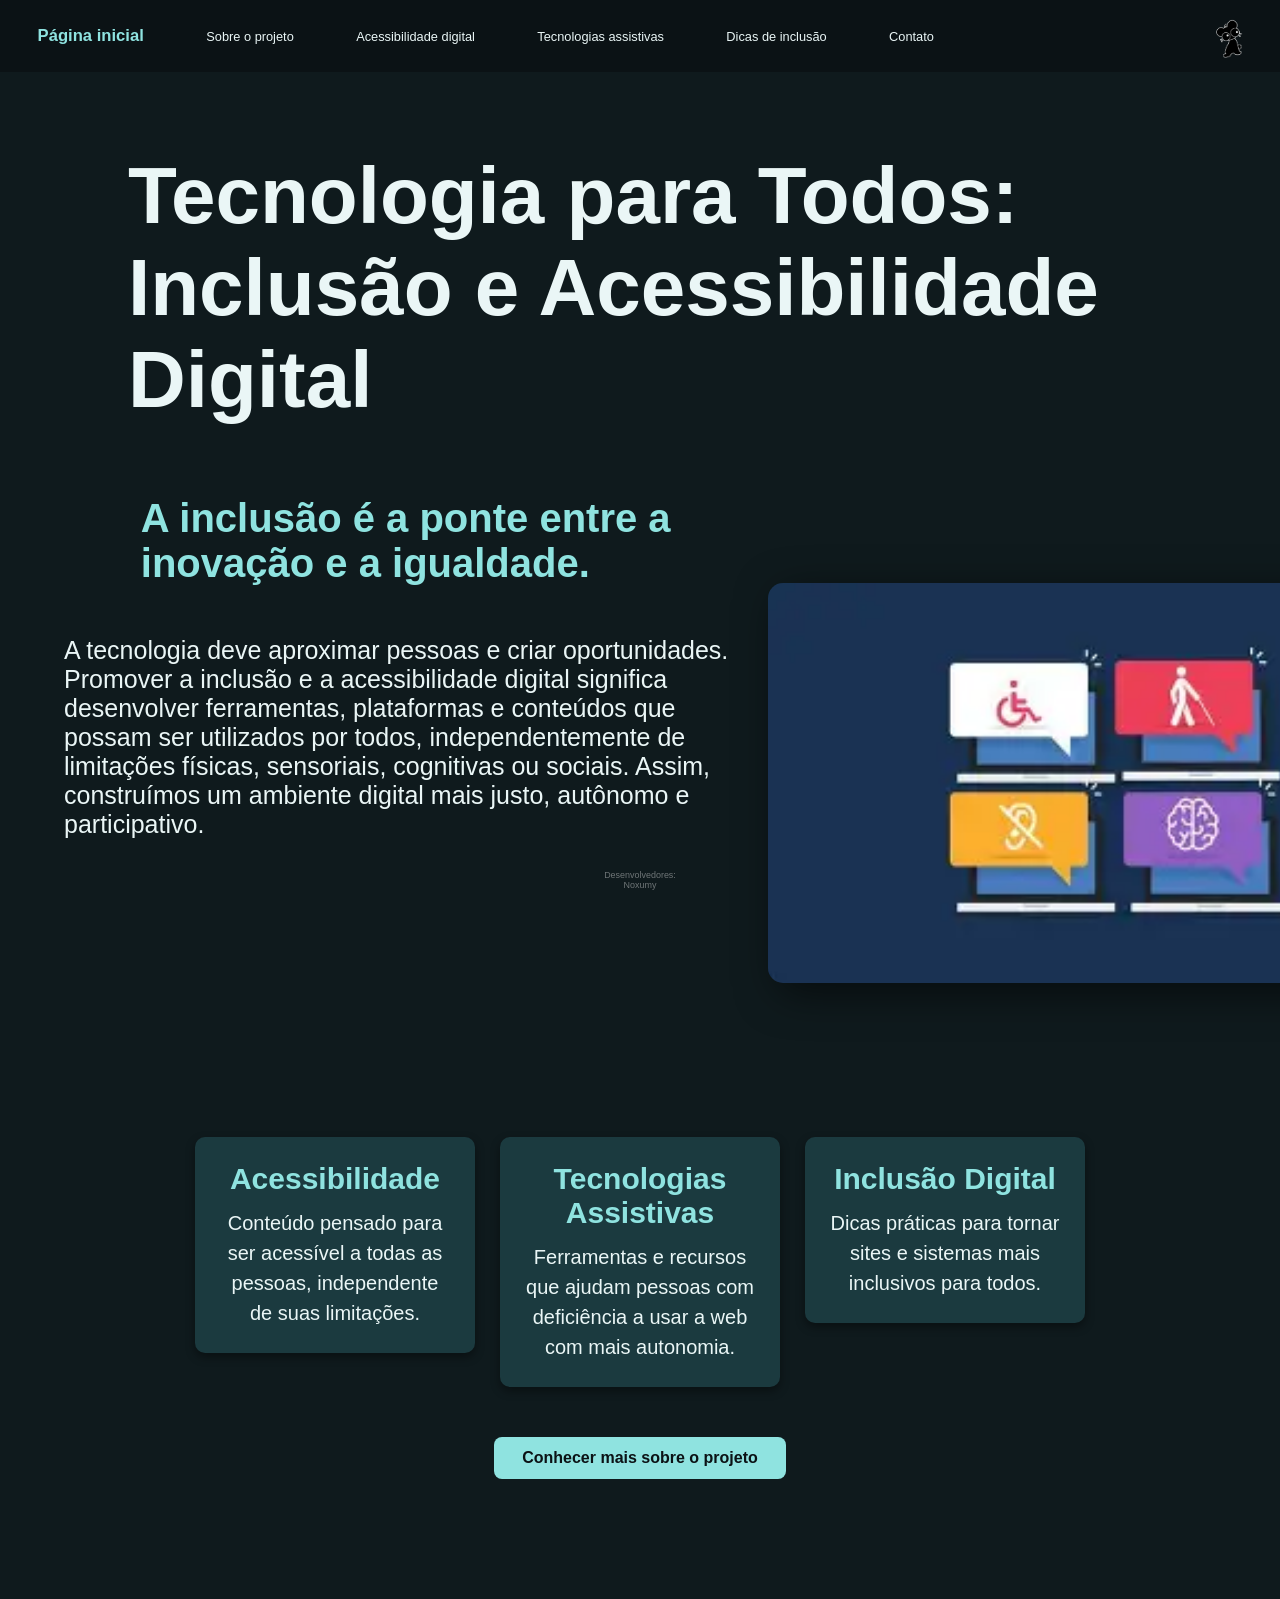
<file: Projeto Lantarn/1-inicio/index.html>
<!DOCTYPE html>
<html lang="pt-br">
<head>
    <meta charset="UTF-8">
    <meta name="viewport" content="width=device-width, initial-scale=1.0">
    <title>Início</title>
    <link rel="stylesheet" href="index.css">
</head>
<body>

    <!-- navbar/logo -->
<nav class="charlie">

    <a href="../1-inicio/index.html"><strong>Página inicial</strong></a>
    <a href="../2-sobre/sobre.html">Sobre o projeto</a>
    <a href="../3-acessibilidade-D/acessibilidade.html">Acessibilidade digital</a>
    <a href="../4-Tecnologias-ass/tecnologia.html">Tecnologias assistivas</a>
    <a href="../5-dicas-inc/dickas.html">Dicas de inclusão</a>
    <a href="../6-contato/contato.html">Contato</a>
    
<!-- audio na img -->
    <img id="minhaImagem" src="../0-icones/Lantern-mouse.webp" alt="logo">
    <!-- elemento de áudio invisível, usado para tocar o som -->
  <audio id="player"></audio>

  <script>
    const imagem = document.getElementById('minhaImagem');
    const player = document.getElementById('player');

    // lista com os caminhos dos seus arquivos de áudio
    const audios = [
      '../0audio/slug-pup-meow.mp3',
      '../0audio/survivor-meow.mp3',
      '../0audio/groudmand-meow.mp3'
    ];

    imagem.addEventListener('click', function () {
      // escolhe um índice aleatório da lista
      const indiceAleatorio = Math.floor(Math.random() * audios.length);
      
      player.src = audios[indiceAleatorio];
      player.play();
    });
  </script>

</nav>



<!-- texto/titulo/subtitulo/imagem-->
<div class="texto">

    <h1>Tecnologia para Todos: Inclusão e Acessibilidade Digital</h1>
        <h2>A inclusão é a ponte entre a inovação e a igualdade.</h2>
        <p>A tecnologia deve aproximar pessoas e criar oportunidades. Promover a inclusão e a acessibilidade digital significa desenvolver ferramentas, plataformas e conteúdos que possam ser utilizados por todos, independentemente de limitações físicas, sensoriais, cognitivas ou sociais. Assim, construímos um ambiente digital mais justo, autônomo e participativo.</p>
        <img src="OIP.webp" alt="">

</div>



<!-- cards/botão -->
<section class="destaques">

    <a href="../3-acessibilidade-D/acessibilidade.html" class="lnk">
    <div class="card">
        <h3>Acessibilidade</h3>
        <p>Conteúdo pensado para ser acessível a todas as pessoas, independente de suas limitações.</p>
    </div>
    </a>


    <a href="../4-Tecnologias-ass/tecnologia.html" class="lnk">
    <div class="card">
        <h3>Tecnologias Assistivas</h3>
        <p>Ferramentas e recursos que ajudam pessoas com deficiência a usar a web com mais autonomia.</p>
    </div>
    </a>

    <a href="../5-dicas-inc/dickas.html" class="lnk">
    <div class="card">
        <h3>Inclusão Digital</h3>
        <p>Dicas práticas para tornar sites e sistemas mais inclusivos para todos.</p>
    </div>
    </a>

</section>

<a href="../2-sobre/sobre.html" class="btn-saiba-mais">Conhecer mais sobre o projeto</a>


<!-- rodapé?? em desenvolvimento -->
<footer>
    <p>Desenvolvedores: <br><a href="#">Noxumy</a></p>
</footer>

<!-- Vlibras -->

    <div vw class="enabled">
        <div vw-access-button class="active"></div>
        <div vw-plugin-wrapper>
            <div class="vw-plugin-top-wrapper"></div>
    </div>
    </div>

    <script src="https://vlibras.gov.br/app/vlibras-plugin.js"></script>
    <script>new window.VLibras.Widget(); </script>


</body>
</html>
</file>
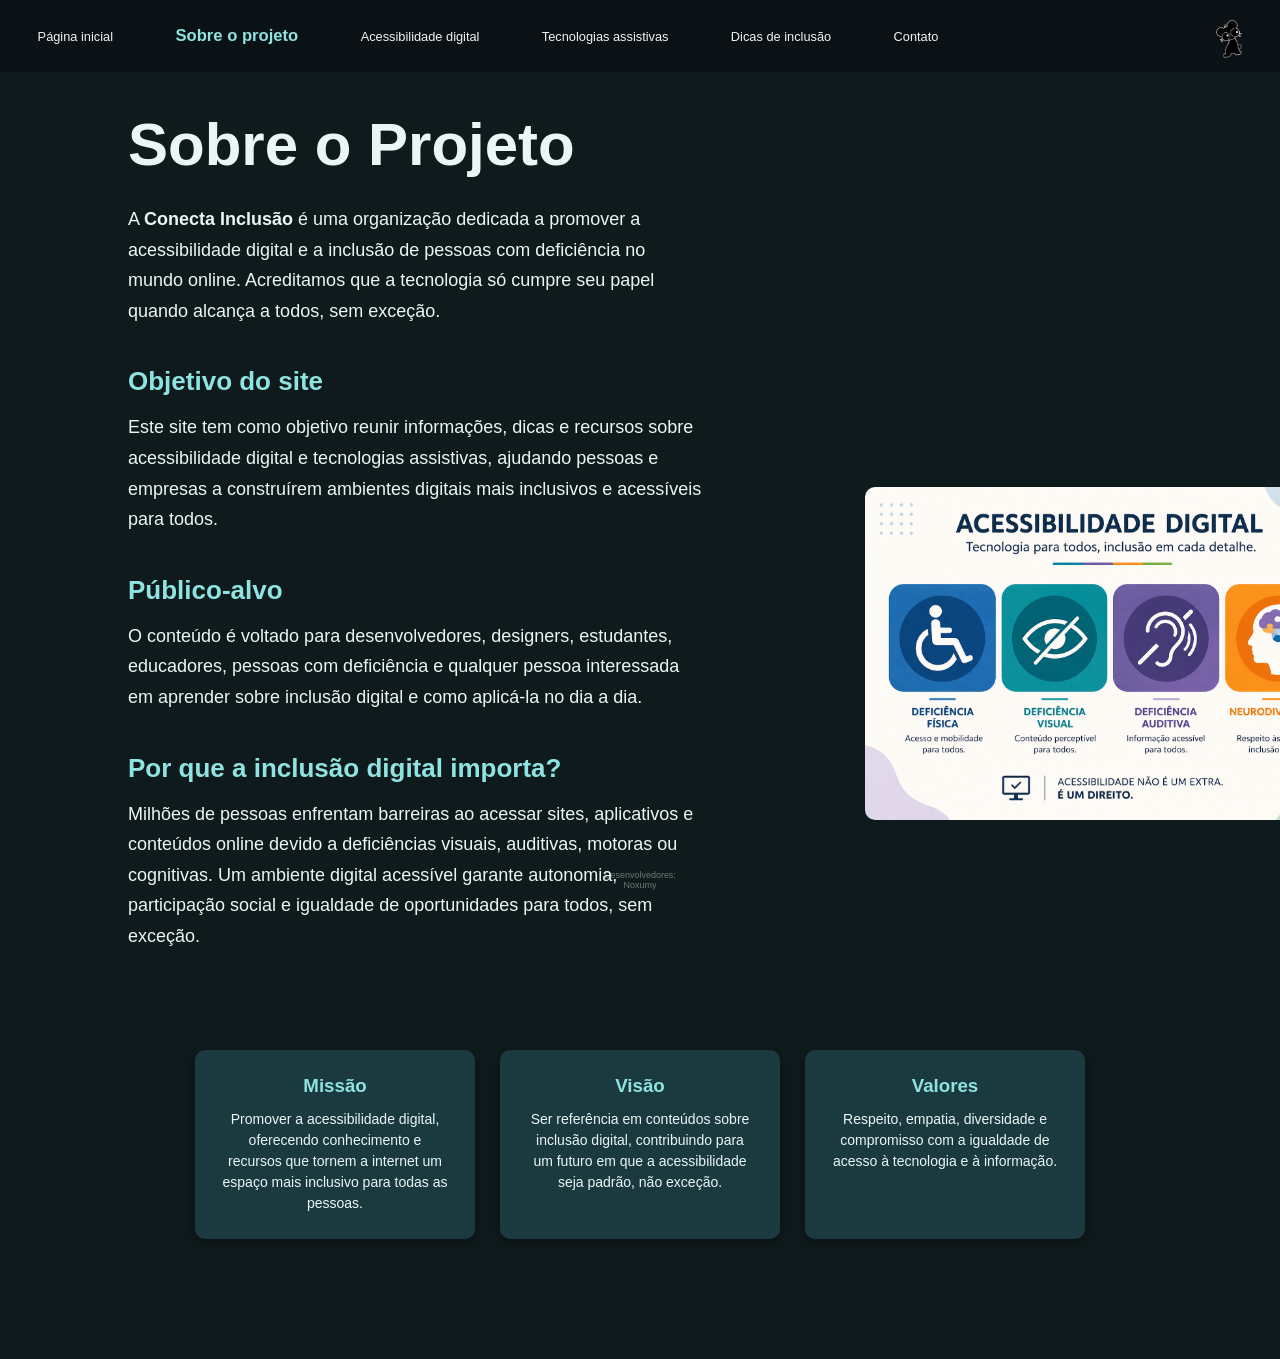
<file: Projeto Lantarn/2-sobre/sobre.html>
<!DOCTYPE html>
<html lang="pt-br">
<head>
    <meta charset="UTF-8">
    <meta name="viewport" content="width=device-width, initial-scale=1.0">
    <title>sobre</title>
    <link rel="stylesheet" href="sobre.css">
</head>
<body>


<!-- navbar/logo -->
<nav class="charlie">

    <a href="../1-inicio/index.html">Página inicial</a>
    <a href="../2-sobre/sobre.html"><strong> Sobre o projeto</strong></a>
    <a href="../3-acessibilidade-D/acessibilidade.html">Acessibilidade digital</a>
    <a href="../4-Tecnologias-ass/tecnologia.html">Tecnologias assistivas</a>
    <a href="../5-dicas-inc/dickas.html">Dicas de inclusão</a>
    <a href="../6-contato/contato.html">Contato</a>
    

<!-- audio na img -->
    <img id="minhaImagem" src="../0-icones/Lantern-mouse.webp" alt="logo">
    <!-- elemento de áudio invisível, usado para tocar o som -->
  <audio id="player"></audio>

  <script>
    const imagem = document.getElementById('minhaImagem');
    const player = document.getElementById('player');

    // lista com os caminhos dos seus arquivos de áudio
    const audios = [
      '../0audio/slug-pup-meow.mp3',
      '../0audio/survivor-meow.mp3',
      '../0audio/groudmand-meow.mp3'
    ];

    imagem.addEventListener('click', function () {
      // escolhe um índice aleatório da lista
      const indiceAleatorio = Math.floor(Math.random() * audios.length);
      
      player.src = audios[indiceAleatorio];
      player.play();
    });
  </script>

</nav>



<!-- textos/titulo/imagem-->
<div class="texto">
 
    <h1>Sobre o Projeto</h1>
 
    <p>A <strong>Conecta Inclusão</strong> é uma organização dedicada a promover a acessibilidade digital e a inclusão de pessoas com deficiência no mundo online. Acreditamos que a tecnologia só cumpre seu papel quando alcança a todos, sem exceção.</p>
 
    <h2>Objetivo do site</h2>
    <p>Este site tem como objetivo reunir informações, dicas e recursos sobre acessibilidade digital e tecnologias assistivas, ajudando pessoas e empresas a construírem ambientes digitais mais inclusivos e acessíveis para todos.</p>
 
    <h2>Público-alvo</h2>
    <p>O conteúdo é voltado para desenvolvedores, designers, estudantes, educadores, pessoas com deficiência e qualquer pessoa interessada em aprender sobre inclusão digital e como aplicá-la no dia a dia.</p>
 
    <h2>Por que a inclusão digital importa?</h2>
    <p>Milhões de pessoas enfrentam barreiras ao acessar sites, aplicativos e conteúdos online devido a deficiências visuais, auditivas, motoras ou cognitivas. Um ambiente digital acessível garante autonomia, participação social e igualdade de oportunidades para todos, sem exceção.</p>
 
    <img src="ChatGPT Image 4 de ago. de 2026, 21_01_14.png" alt="Ícones representando acessibilidade: cadeira de rodas, deficiência visual, deficiência auditiva e neurodiversidade">
 
</div>
 
 

<!-- cards -->
<section class="destaques">
 
    <div class="card">
        <h3>Missão</h3>
        <p>Promover a acessibilidade digital, oferecendo conhecimento e recursos que tornem a internet um espaço mais inclusivo para todas as pessoas.</p>
    </div>
 
    <div class="card">
        <h3>Visão</h3>
        <p>Ser referência em conteúdos sobre inclusão digital, contribuindo para um futuro em que a acessibilidade seja padrão, não exceção.</p>
    </div>
 
    <div class="card">
        <h3>Valores</h3>
        <p>Respeito, empatia, diversidade e compromisso com a igualdade de acesso à tecnologia e à informação.</p>
    </div>
 
</section>
 
<!-- rodapé?? em desenvolvimento -->
<footer>
    <p>Desenvolvedores: <br><a href="#">Noxumy</a></p>
</footer>

<!-- Vlibras -->

   <div vw class="enabled">
        <div vw-access-button class="active"></div>
        <div vw-plugin-wrapper>
            <div class="vw-plugin-top-wrapper"></div>
    </div>
    </div>

    <script src="https://vlibras.gov.br/app/vlibras-plugin.js"></script>
    <script>new window.VLibras.Widget(); </script>

</body>
</html>
</file>
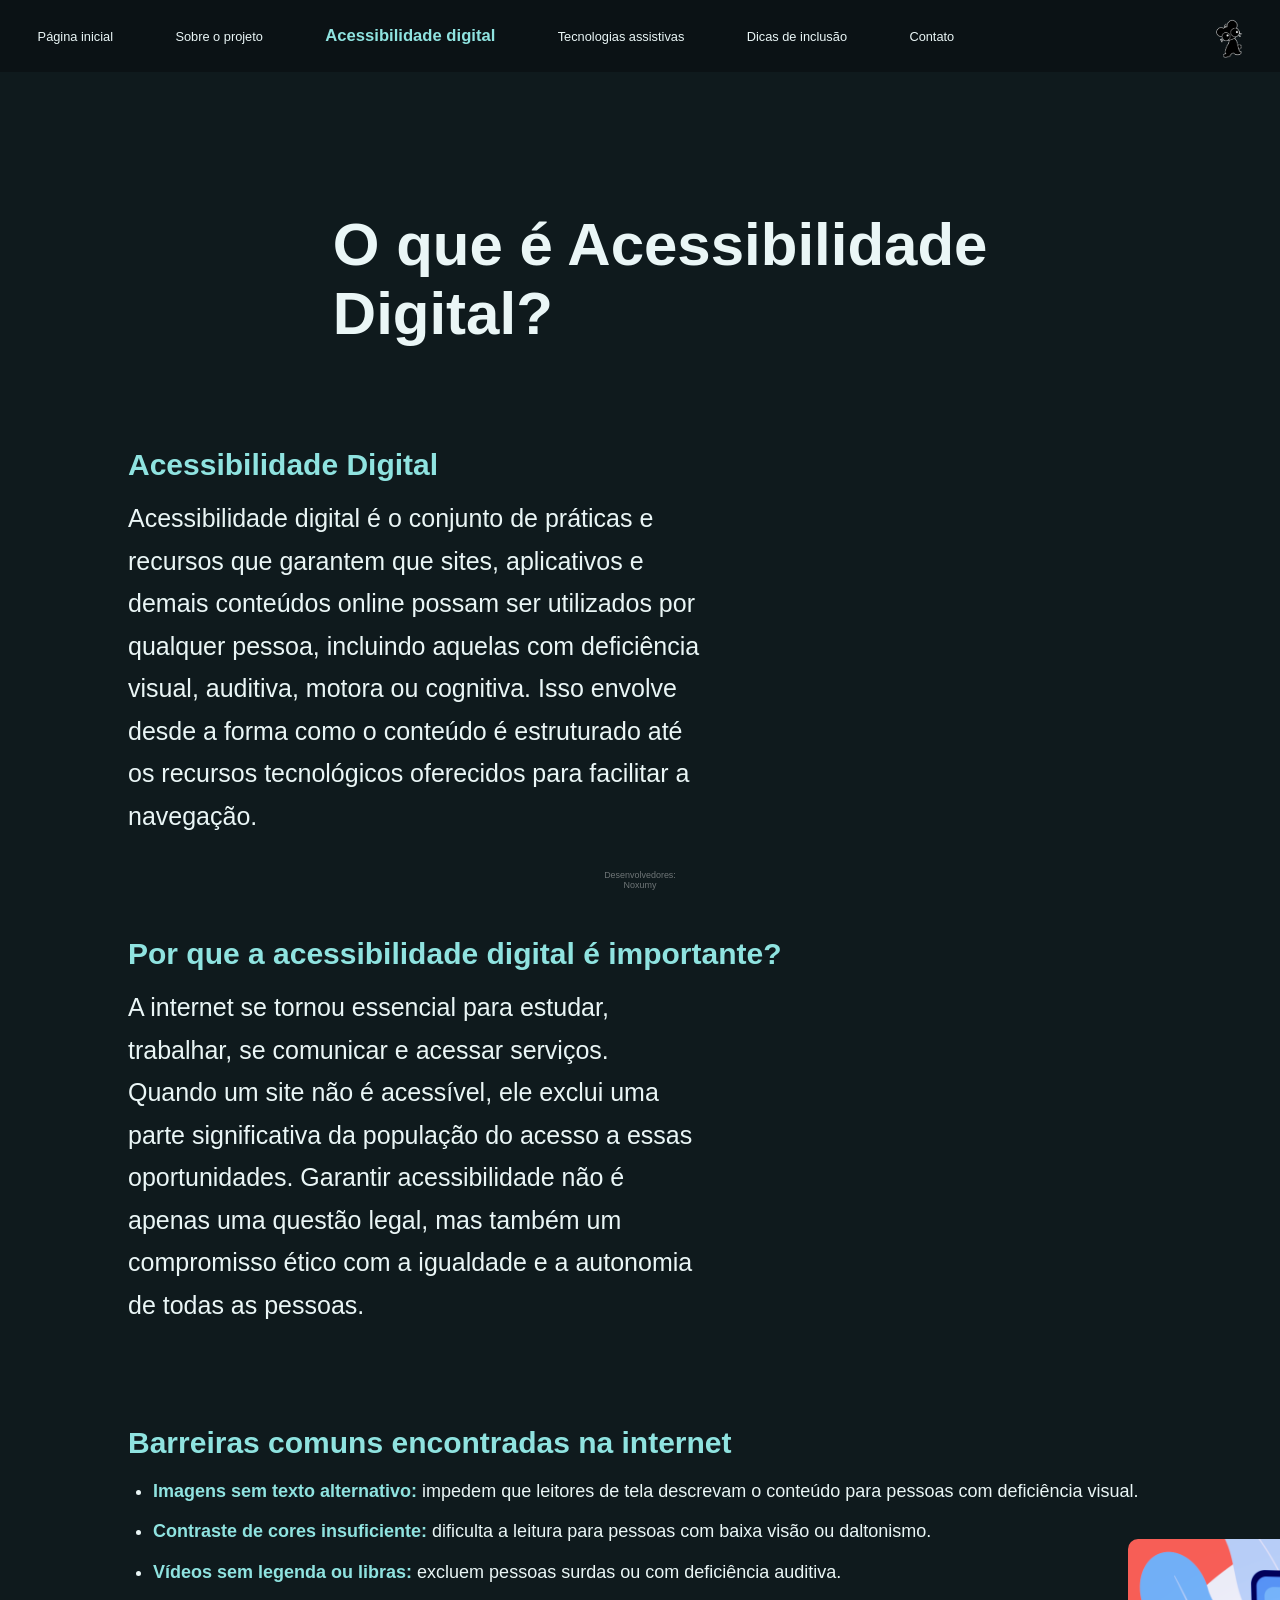
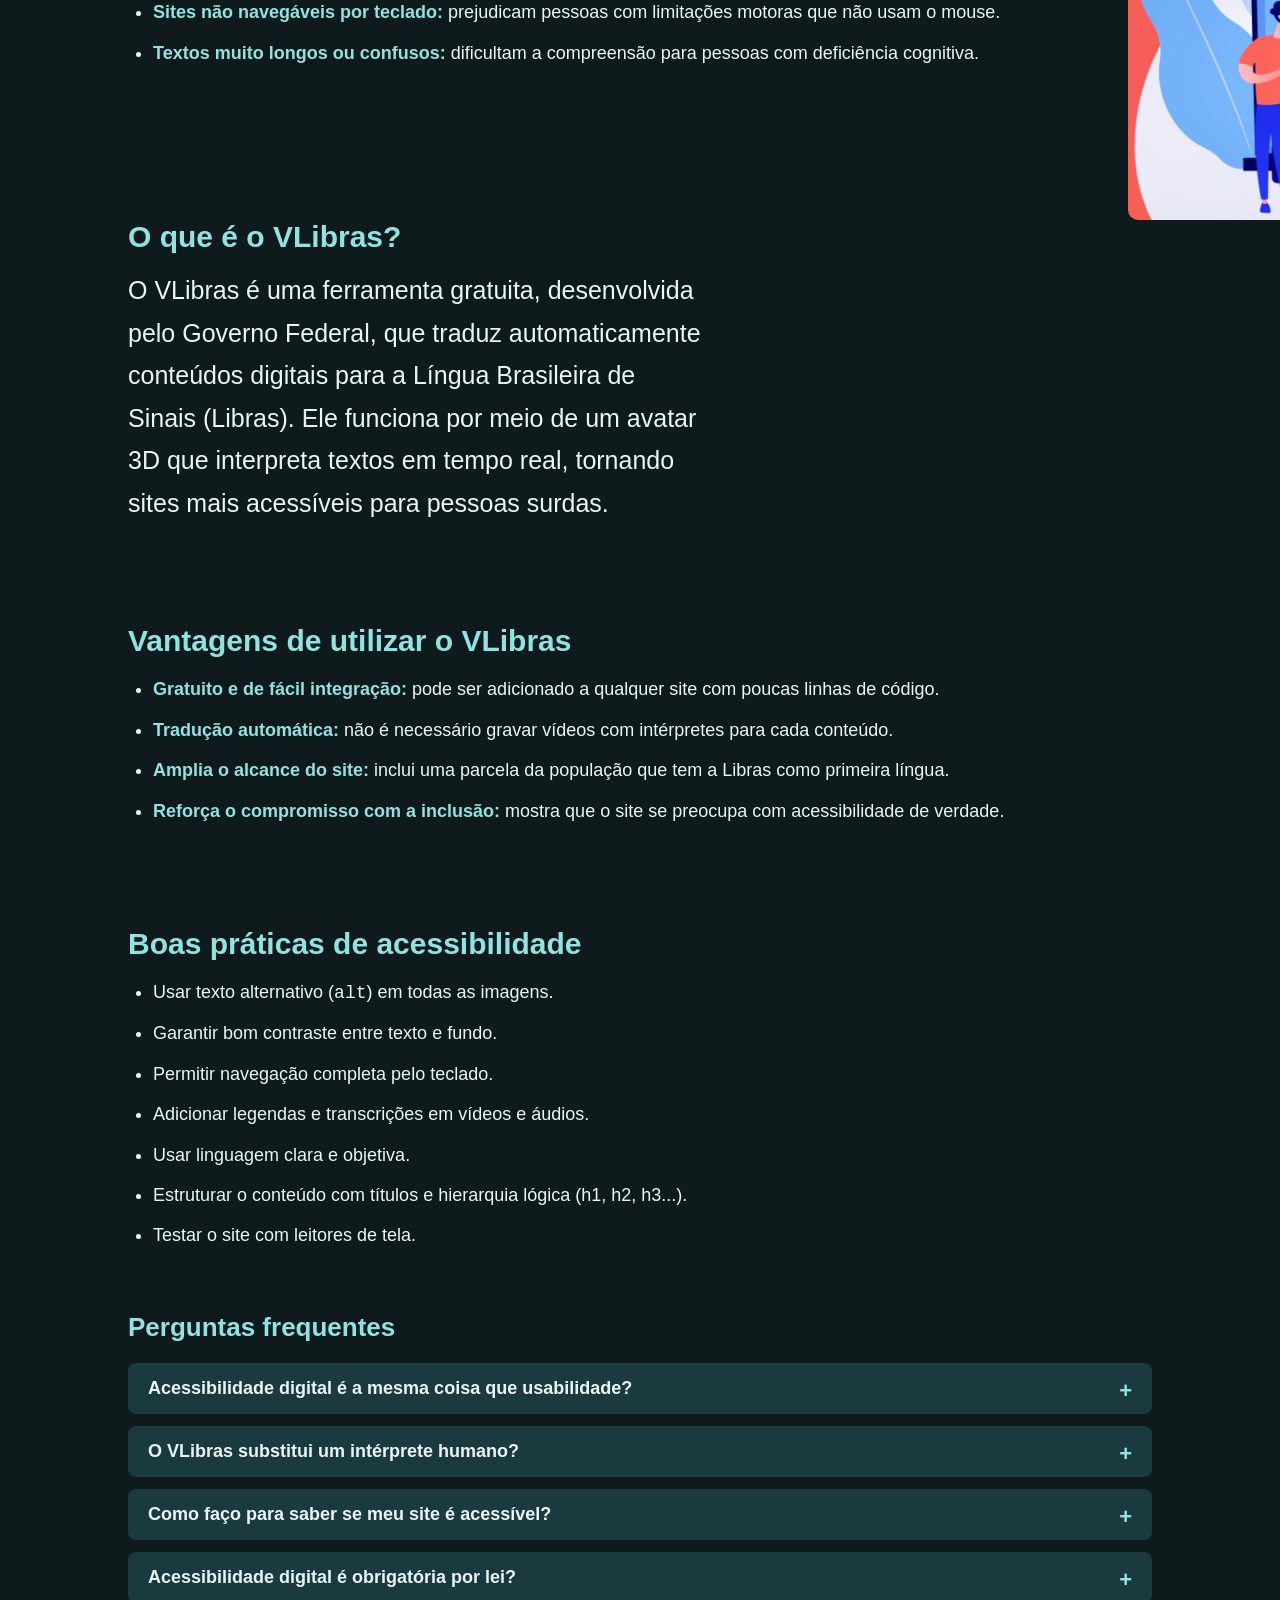
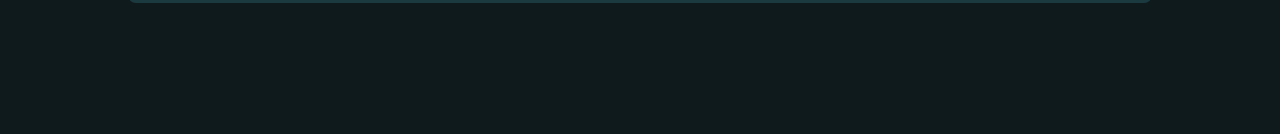
<file: Projeto Lantarn/3-acessibilidade-D/acessibilidade.html>
<!DOCTYPE html>
<html lang="pt-br">
<head>
    <meta charset="UTF-8">
    <meta name="viewport" content="width=device-width, initial-scale=1.0">
    <title>acessibilidade digital</title>
    <link rel="stylesheet" href="acessibilidade.css">
</head>
<body>


<!-- navbar/logo -->
    <nav class="charlie">

    <a href="../1-inicio/index.html">Página inicial</a>
    <a href="../2-sobre/sobre.html"> Sobre o projeto</a>
    <a href="../3-acessibilidade-D/acessibilidade.html"><strong>Acessibilidade digital</strong></a>
    <a href="../4-Tecnologias-ass/tecnologia.html">Tecnologias assistivas</a>
    <a href="../5-dicas-inc/dickas.html">Dicas de inclusão</a>
    <a href="../6-contato/contato.html">Contato</a>
    

<!-- audio na img -->
     <img id="minhaImagem" src="../0-icones/Lantern-mouse.webp" alt="logo">
    <!-- elemento de áudio invisível, usado para tocar o som -->
  <audio id="player"></audio>

  <script>
    const imagem = document.getElementById('minhaImagem');
    const player = document.getElementById('player');

    // lista com os caminhos dos seus arquivos de áudio
    const audios = [
        '../0audio/slug-pup-meow.mp3',
        '../0audio/survivor-meow.mp3',
        '../0audio/groudmand-meow.mp3'
    ];

    imagem.addEventListener('click', function () {
      // escolhe um índice aleatório da lista
      const indiceAleatorio = Math.floor(Math.random() * audios.length);
      
      player.src = audios[indiceAleatorio];
      player.play();
    });
  </script>

</nav>


<!-- texto/titulo -->
<div class="texto">

    <h1>O que é <strong>Acessibilidade Digital</strong>?</h1>
    
    <h2>Acessibilidade Digital</h2>
    <p>Acessibilidade digital é o conjunto de práticas e recursos que garantem que sites, aplicativos e demais conteúdos online possam ser utilizados por qualquer pessoa, incluindo aquelas com deficiência visual, auditiva, motora ou cognitiva. Isso envolve desde a forma como o conteúdo é estruturado até os recursos tecnológicos oferecidos para facilitar a navegação.</p>
 
    <!-- Importância da acessibilidade digital -->
    <h2>Por que a acessibilidade digital é importante?</h2>
    <p>A internet se tornou essencial para estudar, trabalhar, se comunicar e acessar serviços. Quando um site não é acessível, ele exclui uma parte significativa da população do acesso a essas oportunidades. Garantir acessibilidade não é apenas uma questão legal, mas também um compromisso ético com a igualdade e a autonomia de todas as pessoas.</p>
 
 
    <!-- Lista de barreiras encontradas na internet -->
    <h2>Barreiras comuns encontradas na internet</h2>
    <ul>
        <li><strong>Imagens sem texto alternativo:</strong> impedem que leitores de tela descrevam o conteúdo para pessoas com deficiência visual.</li>
        <li><strong>Contraste de cores insuficiente:</strong> dificulta a leitura para pessoas com baixa visão ou daltonismo.</li>
        <li><strong>Vídeos sem legenda ou libras:</strong> excluem pessoas surdas ou com deficiência auditiva.</li>
        <li><strong>Sites não navegáveis por teclado:</strong> prejudicam pessoas com limitações motoras que não usam o mouse.</li>
        <li><strong>Textos muito longos ou confusos:</strong> dificultam a compreensão para pessoas com deficiência cognitiva.</li>
    </ul>
 
        <!-- Imagem obrigatória relacionada à inclusão/diversidade -->
    <img src="img-acessi.png" alt="Ícones representando acessibilidade: cadeira de rodas, deficiência visual, deficiência auditiva e neurodiversidade">

    <!-- Explicação sobre o VLibras -->
    <h2>O que é o VLibras?</h2>
    <p>O VLibras é uma ferramenta gratuita, desenvolvida pelo Governo Federal, que traduz automaticamente conteúdos digitais para a Língua Brasileira de Sinais (Libras). Ele funciona por meio de um avatar 3D que interpreta textos em tempo real, tornando sites mais acessíveis para pessoas surdas.</p>
 
    <!-- Vantagens do VLibras -->
    <h2>Vantagens de utilizar o VLibras</h2>
    <ul>
        <li><strong>Gratuito e de fácil integração:</strong> pode ser adicionado a qualquer site com poucas linhas de código.</li>
        <li><strong>Tradução automática:</strong> não é necessário gravar vídeos com intérpretes para cada conteúdo.</li>
        <li><strong>Amplia o alcance do site:</strong> inclui uma parcela da população que tem a Libras como primeira língua.</li>
        <li><strong>Reforça o compromisso com a inclusão:</strong> mostra que o site se preocupa com acessibilidade de verdade.</li>
    </ul>
 
    <!-- Lista de boas práticas -->
    <h2>Boas práticas de acessibilidade</h2>
    <ul>
        <li>Usar texto alternativo (<code>alt</code>) em todas as imagens.</li>
        <li>Garantir bom contraste entre texto e fundo.</li>
        <li>Permitir navegação completa pelo teclado.</li>
        <li>Adicionar legendas e transcrições em vídeos e áudios.</li>
        <li>Usar linguagem clara e objetiva.</li>
        <li>Estruturar o conteúdo com títulos e hierarquia lógica (h1, h2, h3...).</li>
        <li>Testar o site com leitores de tela.</li>
    </ul>
 
</div>
 
 
<!-- ===== SEÇÃO DE PERGUNTAS FREQUENTES (FAQ) ===== -->
<!-- <details> e <summary> são tags nativas do HTML: clicando no <summary>, o conteúdo de dentro abre/fecha sozinho, sem precisar de JavaScript -->
<section class="faq">
    <h2>Perguntas frequentes</h2>
 
    <details>
        <summary>Acessibilidade digital é a mesma coisa que usabilidade?</summary>
        <p>Não exatamente. Usabilidade se refere à facilidade de uso de um site para qualquer pessoa, enquanto acessibilidade digital foca especificamente em remover barreiras para pessoas com deficiência. Um site pode ser usável, mas não acessível, e vice-versa — o ideal é que ele seja as duas coisas.</p>
    </details>
 
    <details>
        <summary>O VLibras substitui um intérprete humano?</summary>
        <p>Não. O VLibras é uma ferramenta de apoio muito útil para tornar conteúdos digitais mais acessíveis, mas não substitui totalmente a presença de intérpretes humanos em situações que exigem maior precisão e contexto, como eventos ao vivo ou atendimentos complexos.</p>
    </details>
 
    <details>
        <summary>Como faço para saber se meu site é acessível?</summary>
        <p>Existem ferramentas gratuitas de avaliação automática de acessibilidade, além da possibilidade de fazer testes manuais, como navegar pelo site usando apenas o teclado ou um leitor de tela.</p>
    </details>
 
    <details>
        <summary>Acessibilidade digital é obrigatória por lei?</summary>
        <p>Em muitos países, incluindo o Brasil, existem leis e normas técnicas que recomendam ou exigem acessibilidade em sites, principalmente os de órgãos públicos e grandes empresas.</p>
    </details>
 
</section>


 
<!-- rodapé?? em desenvolvimento -->
<footer>
    <p>Desenvolvedores: <br><a href="#">Noxumy</a></p>
</footer>


<!-- Vlibras -->

<div vw class="enabled">
    <div vw-access-button class="active"></div>
    <div vw-plugin-wrapper>
        <div class="vw-plugin-top-wrapper"></div>
    </div>
</div>

    <script src="https://vlibras.gov.br/app/vlibras-plugin.js"></script>
    <script>new window.VLibras.Widget(); </script>


</body>
</html>
</file>
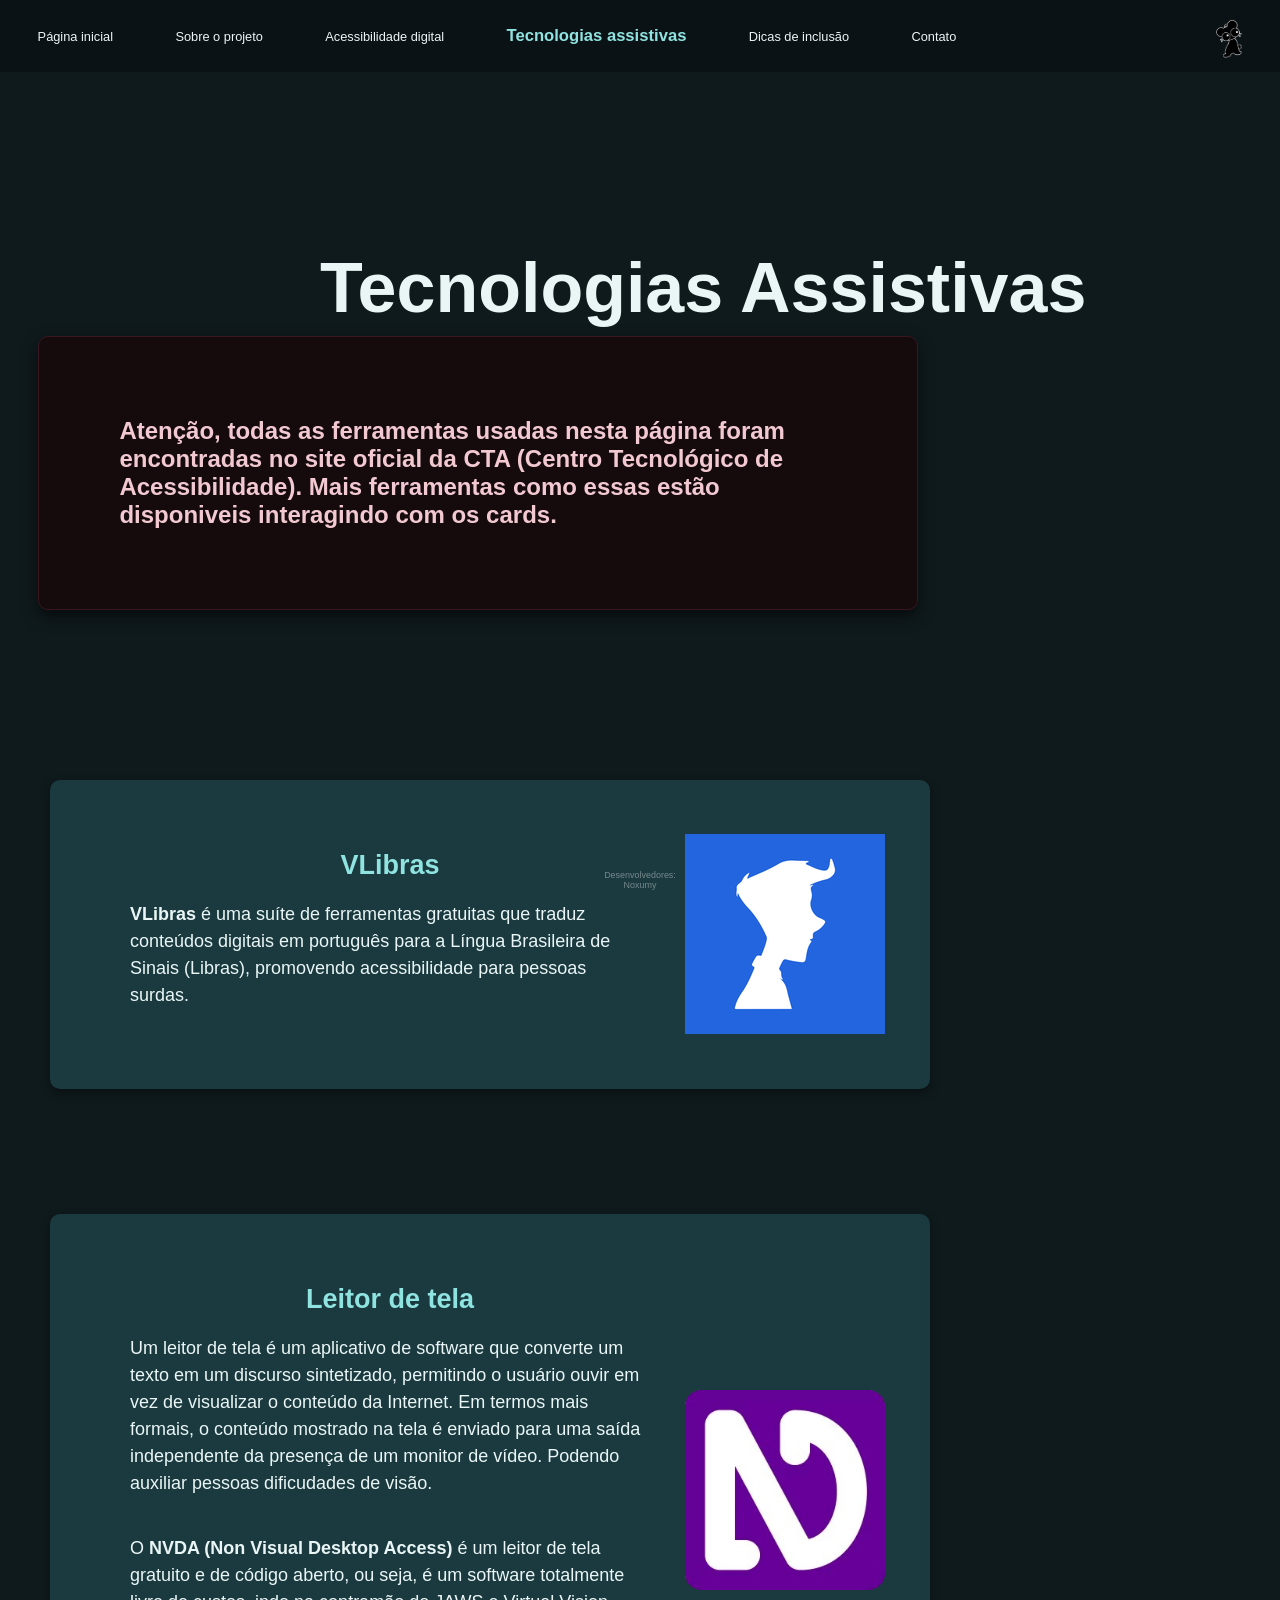
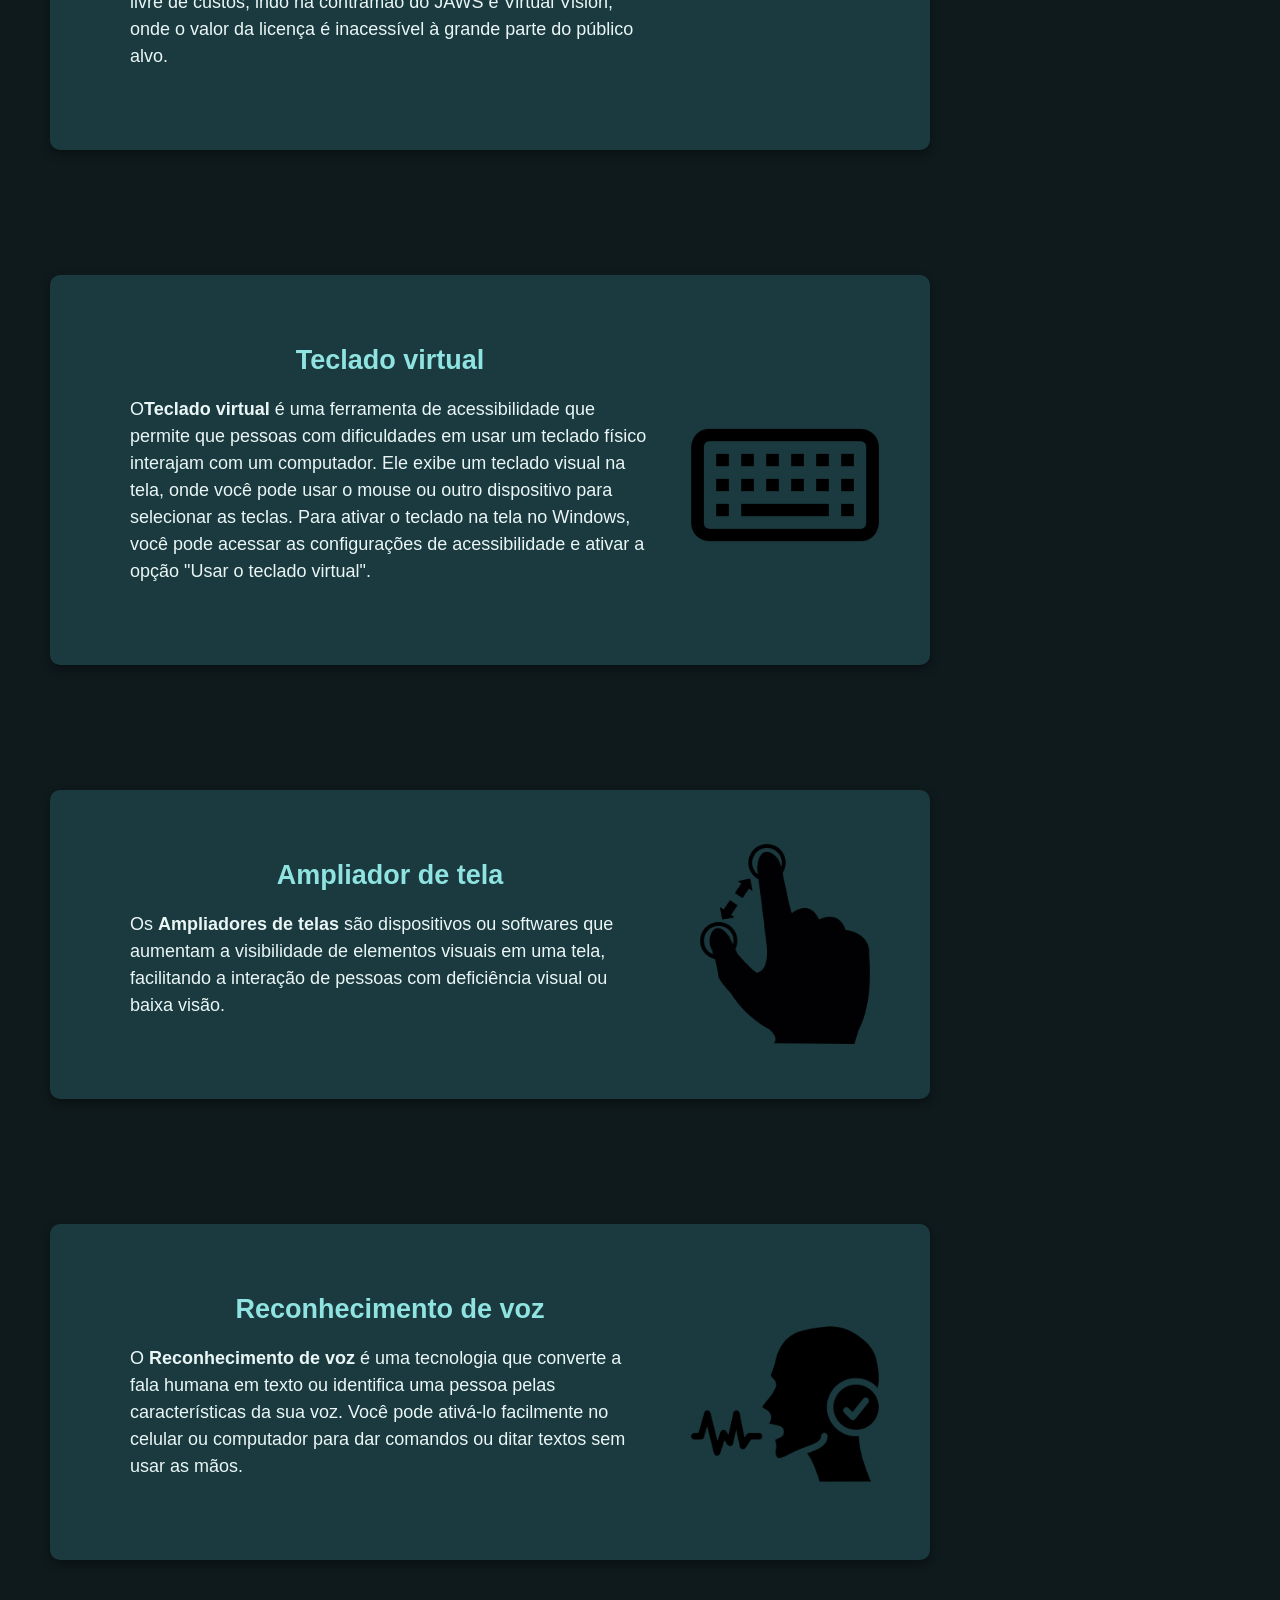
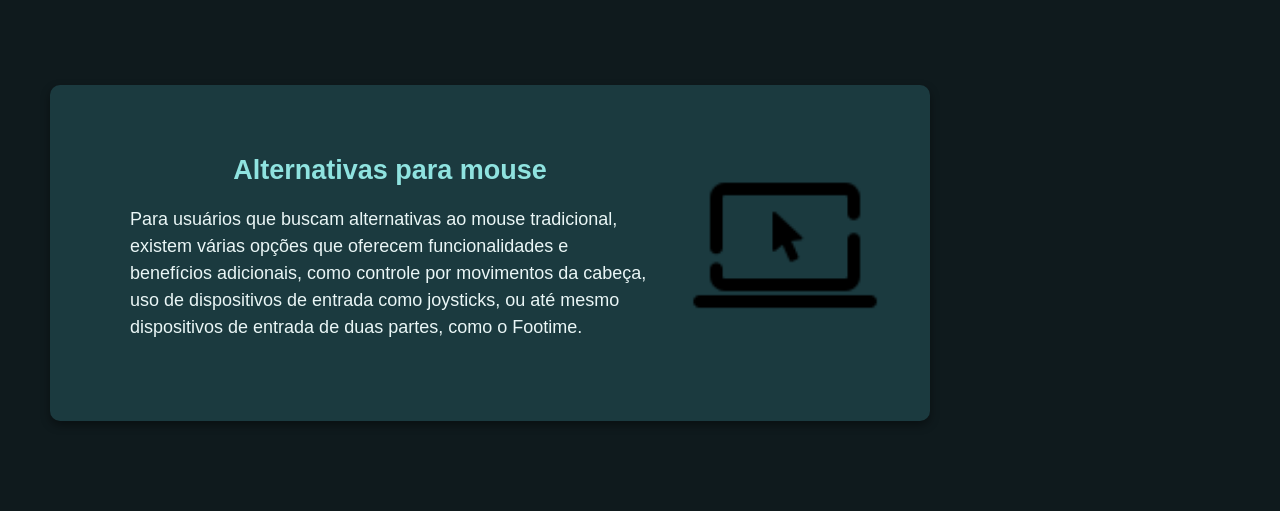
<file: Projeto Lantarn/4-Tecnologias-ass/tecnologia.html>
<!DOCTYPE html>
<html lang="pt-br">
<head>
    <meta charset="UTF-8">
    <meta name="viewport" content="width=device-width, initial-scale=1.0">
    <title>Tecnologias assistivas</title>
    <link rel="stylesheet" href="tecnoligia.css">
</head>
<body>
    

    <!-- navbar/logo -->
<nav class="charlie">

    <a href="../1-inicio/index.html">Página inicial</a>
    <a href="../2-sobre/sobre.html">Sobre o projeto</a>
    <a href="../3-acessibilidade-D/acessibilidade.html">Acessibilidade digital</a>
    <a href="../4-Tecnologias-ass/tecnologia.html"><strong>Tecnologias assistivas</strong></a>
    <a href="../5-dicas-inc/dickas.html">Dicas de inclusão</a>
    <a href="../6-contato/contato.html">Contato</a>
    
    <img id="minhaImagem" src="../0-icones/Lantern-mouse.webp" alt="logo">
    <!-- elemento de áudio invisível, usado para tocar o som -->
  <audio id="player"></audio>

  <script>
    const imagem = document.getElementById('minhaImagem');
    const player = document.getElementById('player');

    // lista com os caminhos dos seus arquivos de áudio
    const audios = [
      '../0audio/slug-pup-meow.mp3',
      '../0audio/survivor-meow.mp3',
      '../0audio/groudmand-meow.mp3'
    ];

    imagem.addEventListener('click', function () {
      // escolhe um índice aleatório da lista
      const indiceAleatorio = Math.floor(Math.random() * audios.length);
      
      player.src = audios[indiceAleatorio];
      player.play();
    });
  </script>

</nav>


<div class="texto">

  <h1>Tecnologias Assistivas</h1>

</div>

<a id="mega" href="https://cta.ifrs.edu.br/tecnologia-assistiva/ferramentas-gratuitas-de-ta">
  <div class="card-importante">
    <h2>Atenção, todas as ferramentas usadas nesta página foram encontradas no site oficial da 
    <strong>CTA (Centro Tecnológico de Acessibilidade)</strong>. Mais ferramentas como essas estão disponiveis interagindo com os cards. </h2>
  </div>
</a>



<!-- cards/img -->

<section class="destaques">


    <div class="card">
        <h3>VLibras</h3>
        <p><strong>VLibras</strong> é uma suíte de ferramentas gratuitas que traduz conteúdos digitais em português para a Língua Brasileira de Sinais (Libras), promovendo acessibilidade para pessoas surdas.</p>
        
        <a href="https://vlibras.gov.br/doc/widget/introduction/presentation.html"><img src="mini.png" alt="logo do VLibras"></a>  
    </div>


    
    <div class="card">
        <h3>Leitor de tela</h3>
        <p>Um leitor de tela é um aplicativo de software que converte um texto em um discurso sintetizado, permitindo o usuário ouvir em vez de visualizar o conteúdo da Internet. Em termos mais formais, o conteúdo mostrado na tela é enviado para uma saída independente da presença de um monitor de vídeo. Podendo auxiliar pessoas dificudades de visão.</p>
        <br>
        <p>O <strong>NVDA (Non Visual Desktop Access)</strong> é um leitor de tela gratuito e de código aberto, ou seja, é um software totalmente livre de custos, indo na contramão do JAWS e Virtual Vision, onde o valor da licença é inacessível à grande parte do público alvo.</p>

        <a href="https://www.nvaccess.org/">  <img id="Leitor" src="image-removebg-preview.png" alt="Logo da NVDA">  </a>
    </div>
 


    <div class="card">
        <h3>Teclado virtual</h3>
        <p>O<strong>Teclado virtual</strong> é uma ferramenta de acessibilidade que permite que pessoas com dificuldades em usar um teclado físico interajam com um computador. Ele exibe um teclado visual na tela, onde você pode usar o mouse ou outro dispositivo para selecionar as teclas. Para ativar o teclado na tela no Windows, você pode acessar as configurações de acessibilidade e ativar a opção "Usar o teclado virtual".</p>
        
        <a href="https://support.microsoft.com/pt-BR/accessibility/windows/use-the-on-screen-keyboard-osk-to-type">  <img id="teclado" src="teclado.png" alt="logo de um teclado virtual">  </a>
    </div>



    <div class="card">
        <h3>Ampliador de tela</h3>
        <p>Os <strong>Ampliadores de telas</strong> são dispositivos ou softwares que aumentam a visibilidade de elementos visuais em uma tela, facilitando a interação de pessoas com deficiência visual ou baixa visão.</p>
        
        <a href="https://zoomit.en.softonic.com/download">  <img  src="ampliar-a-tela-de-toque.png" alt="logo de ampliação de tela"> </a>
    </div>



    <div class="card">
      <h3>Reconhecimento de voz</h3>
      <p>O <strong>Reconhecimento de voz</strong> é uma tecnologia que converte a fala humana em texto ou identifica uma pessoa pelas características da sua voz. Você pode ativá-lo facilmente no celular ou computador para dar comandos ou ditar textos sem usar as mãos.</p>
      
      <a href="https://chromewebstore.google.com/detail/dictanote/aomjekmpappghadlogpigifkghlmebjk">  <img  src="reconhecimento-de-voz.png" alt="logo de reconhecimento de voz">  </a>
    </div>



    <div class="card">
      <h3>Alternativas para mouse</h3>
      <p> Para usuários que buscam alternativas ao mouse tradicional, existem várias opções que oferecem funcionalidades e benefícios adicionais, como controle por movimentos da cabeça, uso de dispositivos de entrada como joysticks, ou até mesmo dispositivos de entrada de duas partes, como o Footime.</p>
      
      <a href="https://eviacam.crea-si.com/">  <img id="legenda" src="icons8-itens-de-tecnologia-96.png" alt="logo de um mouse">  </a>
    </div>
 
</section>


<!-- rodapé?? em desenvolvimento -->
<footer>
    <p>Desenvolvedores: <br><a href="#">Noxumy</a></p>
</footer>


<!-- Vlibras -->

<div vw class="enabled">
    <div vw-access-button class="active"></div>
    <div vw-plugin-wrapper>
        <div class="vw-plugin-top-wrapper"></div>
    </div>
</div>

    <script src="https://vlibras.gov.br/app/vlibras-plugin.js"></script>
    <script>new window.VLibras.Widget(); </script>

    
</body>
</html>
</file>
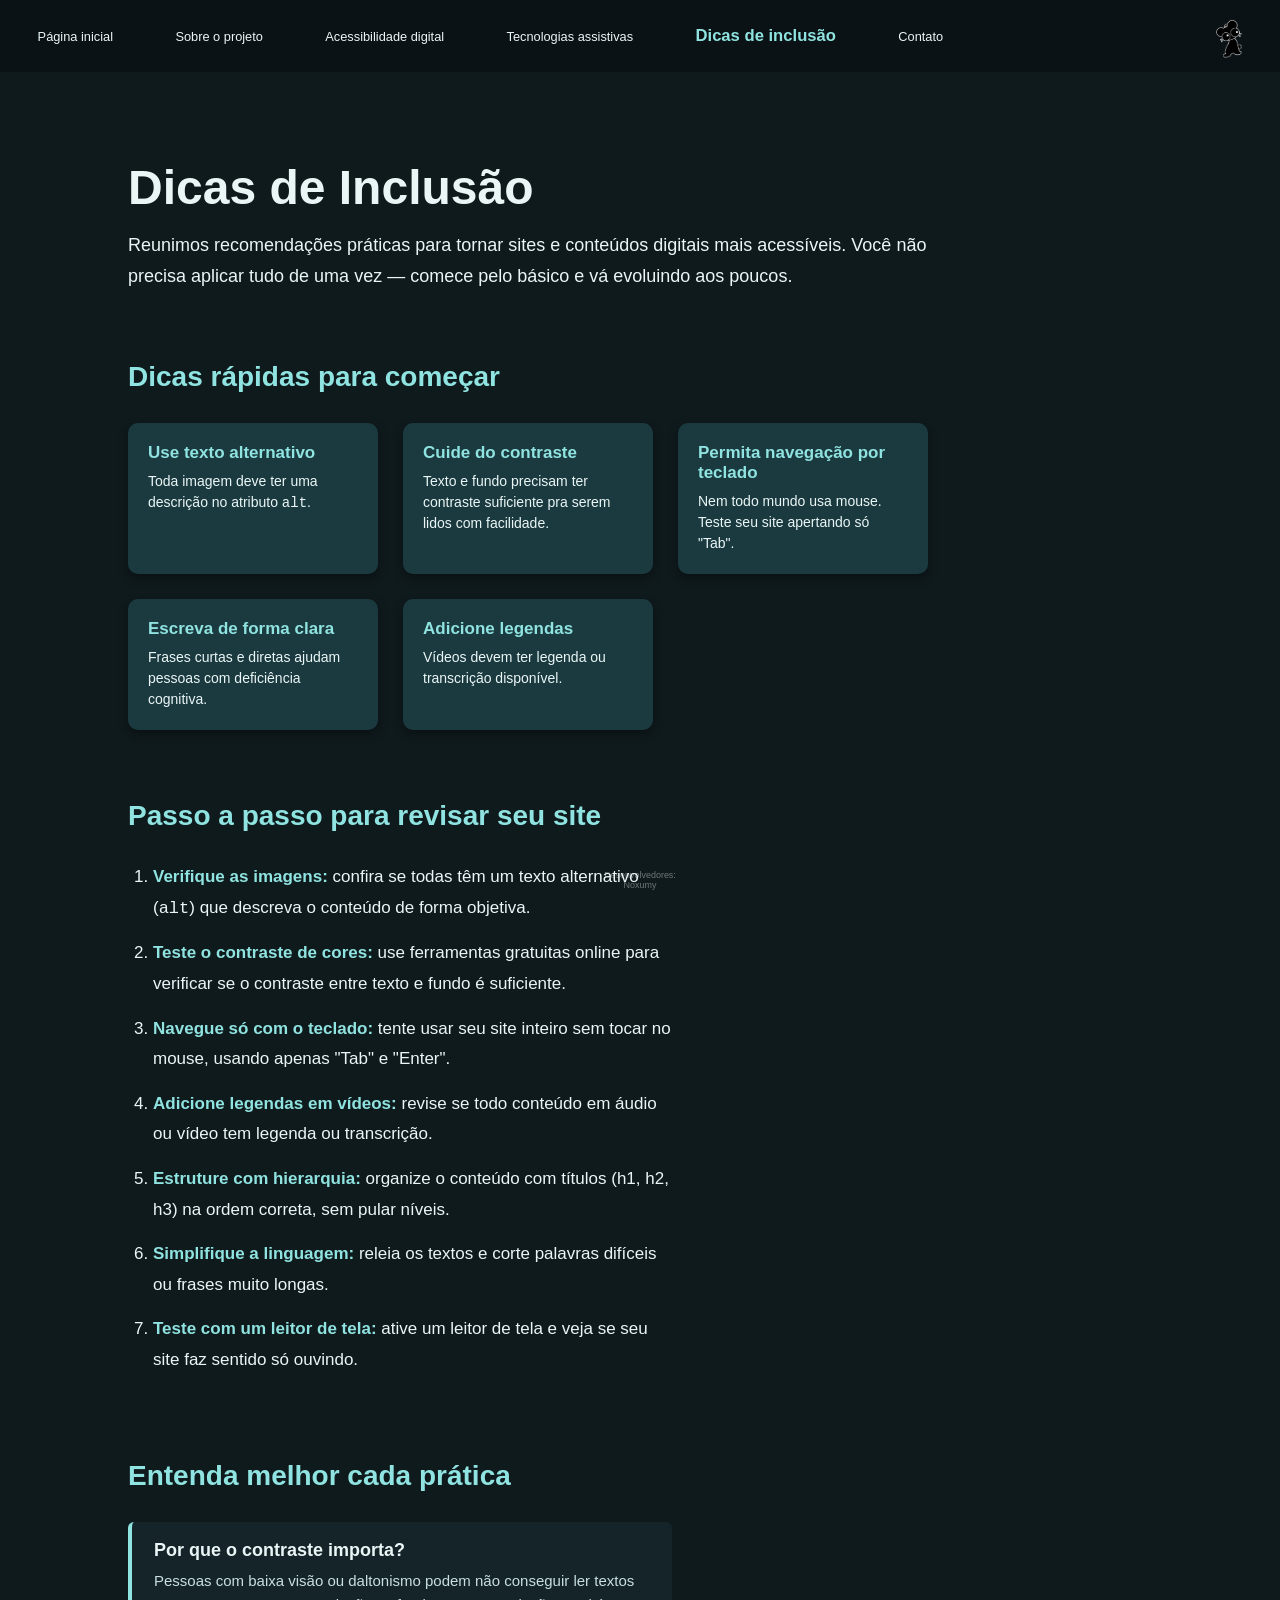
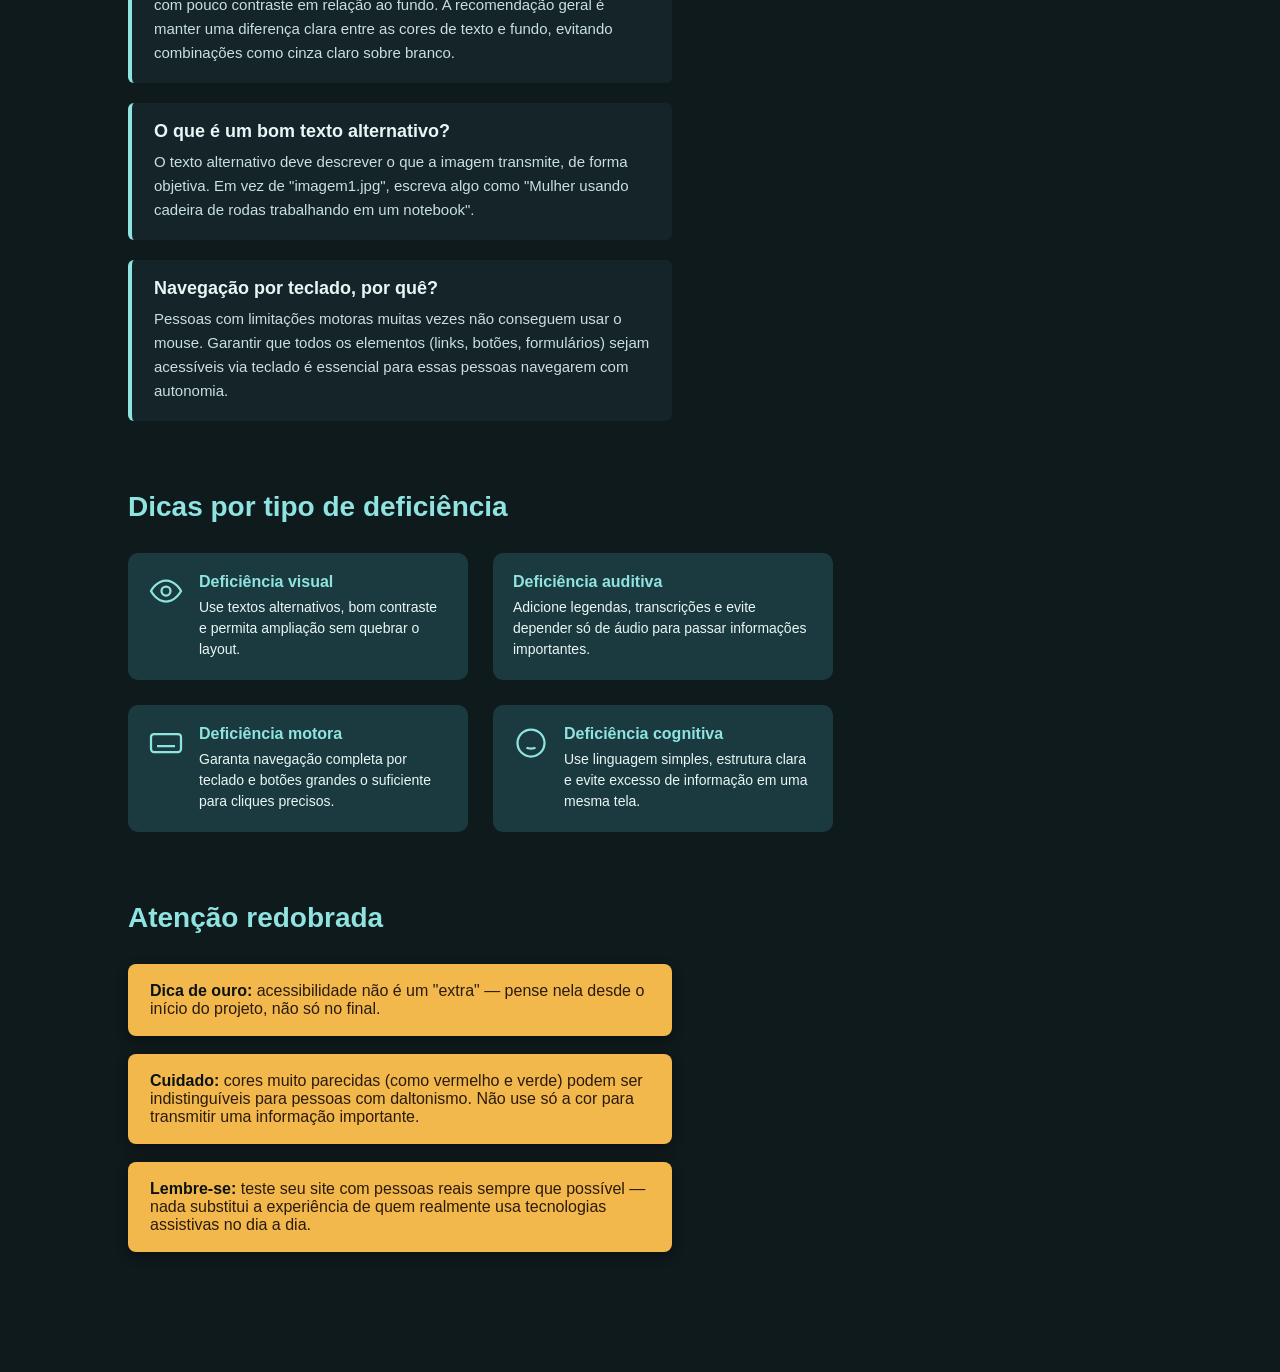
<file: Projeto Lantarn/5-dicas-inc/dickas.html>
<!DOCTYPE html>
<html lang="pt-BR">
<head>
  <meta charset="UTF-8">
  <meta name="viewport" content="width=device-width, initial-scale=1.0">
  <title>Dicas de inclusão</title>
  <link rel="stylesheet" href="dickas.css">
</head>
<body>

  <!-- navbar/logo -->
    <nav class="charlie">

    <a href="../1-inicio/index.html">Página inicial</a>
    <a href="../2-sobre/sobre.html"> Sobre o projeto</a>
    <a href="../3-acessibilidade-D/acessibilidade.html">Acessibilidade digital</a>
    <a href="../4-Tecnologias-ass/tecnologia.html">Tecnologias assistivas</a>
    <a href="../5-dicas-inc/dickas.html"><strong>Dicas de inclusão</strong></a>
    <a href="../6-contato/contato.html">Contato</a>


<!-- audio na img -->
     <img id="minhaImagem" src="../0-icones/Lantern-mouse.webp" alt="logo">
    <!-- elemento de áudio invisível, usado para tocar o som -->
  <audio id="player"></audio>

  <script>
    const imagem = document.getElementById('minhaImagem');
    const player = document.getElementById('player');

    // lista com os caminhos dos seus arquivos de áudio
    const audios = [
        '../0audio/slug-pup-meow.mp3',
        '../0audio/survivor-meow.mp3',
        '../0audio/groudmand-meow.mp3'
    ];

    imagem.addEventListener('click', function () {
      // escolhe um índice aleatório da lista
      const indiceAleatorio = Math.floor(Math.random() * audios.length);
      
      player.src = audios[indiceAleatorio];
      player.play();
    });
  </script>

</nav>


<!-- ===== Começo ===== -->
<div class="texto">
    <h1>Dicas de Inclusão</h1>
    <p>Reunimos recomendações práticas para tornar sites e conteúdos digitais mais acessíveis. Você não precisa aplicar tudo de uma vez — comece pelo básico e vá evoluindo aos poucos.</p>
</div>
 
 
<!-- ========= 1-CARDS - dicas rápidas pra começar ========= -->
<h2 class="secao-titulo">Dicas rápidas para começar</h2>
<section class="grade-cards">
 
    <div class="dica-card">
        <h3>Use texto alternativo</h3>
        <p>Toda imagem deve ter uma descrição no atributo <code>alt</code>.</p>
    </div>
 
    <div class="dica-card">
        <h3>Cuide do contraste</h3>
        <p>Texto e fundo precisam ter contraste suficiente pra serem lidos com facilidade.</p>
    </div>
 
    <div class="dica-card">
        <h3>Permita navegação por teclado</h3>
        <p>Nem todo mundo usa mouse. Teste seu site apertando só "Tab".</p>
    </div>
 
    <div class="dica-card">
        <h3>Escreva de forma clara</h3>
        <p>Frases curtas e diretas ajudam pessoas com deficiência cognitiva.</p>
    </div>
 
    <div class="dica-card">
        <h3>Adicione legendas</h3>
        <p>Vídeos devem ter legenda ou transcrição disponível.</p>
    </div>
 
</section>
 
 
<!-- ========= 2-LISTA NUMERADA - passo a passo mais detalhado ======== -->
<h2 class="secao-titulo">Passo a passo para revisar seu site</h2>
<section class="lista-numerada">
    <ol>
        <li><strong>Verifique as imagens:</strong> confira se todas têm um texto alternativo (<code>alt</code>) que descreva o conteúdo de forma objetiva.</li>
        <li><strong>Teste o contraste de cores:</strong> use ferramentas gratuitas online para verificar se o contraste entre texto e fundo é suficiente.</li>
        <li><strong>Navegue só com o teclado:</strong> tente usar seu site inteiro sem tocar no mouse, usando apenas "Tab" e "Enter".</li>
        <li><strong>Adicione legendas em vídeos:</strong> revise se todo conteúdo em áudio ou vídeo tem legenda ou transcrição.</li>
        <li><strong>Estruture com hierarquia:</strong> organize o conteúdo com títulos (h1, h2, h3) na ordem correta, sem pular níveis.</li>
        <li><strong>Simplifique a linguagem:</strong> releia os textos e corte palavras difíceis ou frases muito longas.</li>
        <li><strong>Teste com um leitor de tela:</strong> ative um leitor de tela e veja se seu site faz sentido só ouvindo.</li>
    </ol>
</section>
 
 
<!-- ======== 3-BLOCOS INFORMATIVOS ======== -->
<h2 class="secao-titulo">Entenda melhor cada prática</h2>
<section class="blocos-info">
 
    <div class="bloco-info">
        <h3>Por que o contraste importa?</h3>
        <p>Pessoas com baixa visão ou daltonismo podem não conseguir ler textos com pouco contraste em relação ao fundo. A recomendação geral é manter uma diferença clara entre as cores de texto e fundo, evitando combinações como cinza claro sobre branco.</p>
    </div>
 
    <div class="bloco-info">
        <h3>O que é um bom texto alternativo?</h3>
        <p>O texto alternativo deve descrever o que a imagem transmite, de forma objetiva. Em vez de "imagem1.jpg", escreva algo como "Mulher usando cadeira de rodas trabalhando em um notebook".</p>
    </div>
 
    <div class="bloco-info">
        <h3>Navegação por teclado, por quê?</h3>
        <p>Pessoas com limitações motoras muitas vezes não conseguem usar o mouse. Garantir que todos os elementos (links, botões, formulários) sejam acessíveis via teclado é essencial para essas pessoas navegarem com autonomia.</p>
    </div>
 
</section>
 
 
<!-- ========= 4-SEÇÕES COM ÍCONES - por tipo de deficiência =========  -->
<h2 class="secao-titulo">Dicas por tipo de deficiência</h2>
<section class="grade-icones">
 
    <div class="icone-card">
        <svg viewBox="0 0 24 24" fill="none" stroke-width="1.5"><circle cx="12" cy="12" r="3"/><path d="M2 12s3.5-7 10-7 10 7 10 7-3.5 7-10 7-10-7-10-7Z"/></svg>
        <div>
            <h3>Deficiência visual</h3>
            <p>Use textos alternativos, bom contraste e permita ampliação sem quebrar o layout.</p>
        </div>
    </div>
 
    <div class="icone-card">
        <div>
            <h3>Deficiência auditiva</h3>
            <p>Adicione legendas, transcrições e evite depender só de áudio para passar informações importantes.</p>
        </div>
    </div>
 
    <div class="icone-card">
        <svg viewBox="0 0 24 24" fill="none" stroke-width="1.5"><rect x="2" y="6" width="20" height="12" rx="2"/><path d="M6 10h.01M10 10h.01M14 10h.01M18 10h.01M6 14h12"/></svg>
        <div>
            <h3>Deficiência motora</h3>
            <p>Garanta navegação completa por teclado e botões grandes o suficiente para cliques precisos.</p>
        </div>
    </div>
 
    <div class="icone-card">
        <svg viewBox="0 0 24 24" fill="none" stroke-width="1.5"><circle cx="12" cy="12" r="9"/><path d="M9 10h.01M15 10h.01M9 15c1 1 5 1 6 0"/></svg>
        <div>
            <h3>Deficiência cognitiva</h3>
            <p>Use linguagem simples, estrutura clara e evite excesso de informação em uma mesma tela.</p>
        </div>
    </div>
 
</section>
 
 
<!-- ======= 5-CAIXAS DE DESTAQUE - avisos importantes ======= -->
<h2 class="secao-titulo">Atenção redobrada</h2>
<section class="caixas-destaque">
 
    <div class="caixa-destaque">
        <strong>Dica de ouro:</strong> acessibilidade não é um "extra" — pense nela desde o início do projeto, não só no final.
    </div>
 
    <div class="caixa-destaque">
        <strong>Cuidado:</strong> cores muito parecidas (como vermelho e verde) podem ser indistinguíveis para pessoas com daltonismo. Não use só a cor para transmitir uma informação importante.
    </div>
 
    <div class="caixa-destaque">
        <strong>Lembre-se:</strong> teste seu site com pessoas reais sempre que possível — nada substitui a experiência de quem realmente usa tecnologias assistivas no dia a dia.
    </div>
 
</section>
 
 
<!-- rodapé?? em desenvolvimento -->
<footer>
    <p>Desenvolvedores: <br><a href="#">Noxumy</a></p>
</footer>


<!-- Vlibras -->

<div vw class="enabled">
    <div vw-access-button class="active"></div>
    <div vw-plugin-wrapper>
        <div class="vw-plugin-top-wrapper"></div>
    </div>
</div>

    <script src="https://vlibras.gov.br/app/vlibras-plugin.js"></script>
    <script>new window.VLibras.Widget(); </script>



</body>
</html>
</file>
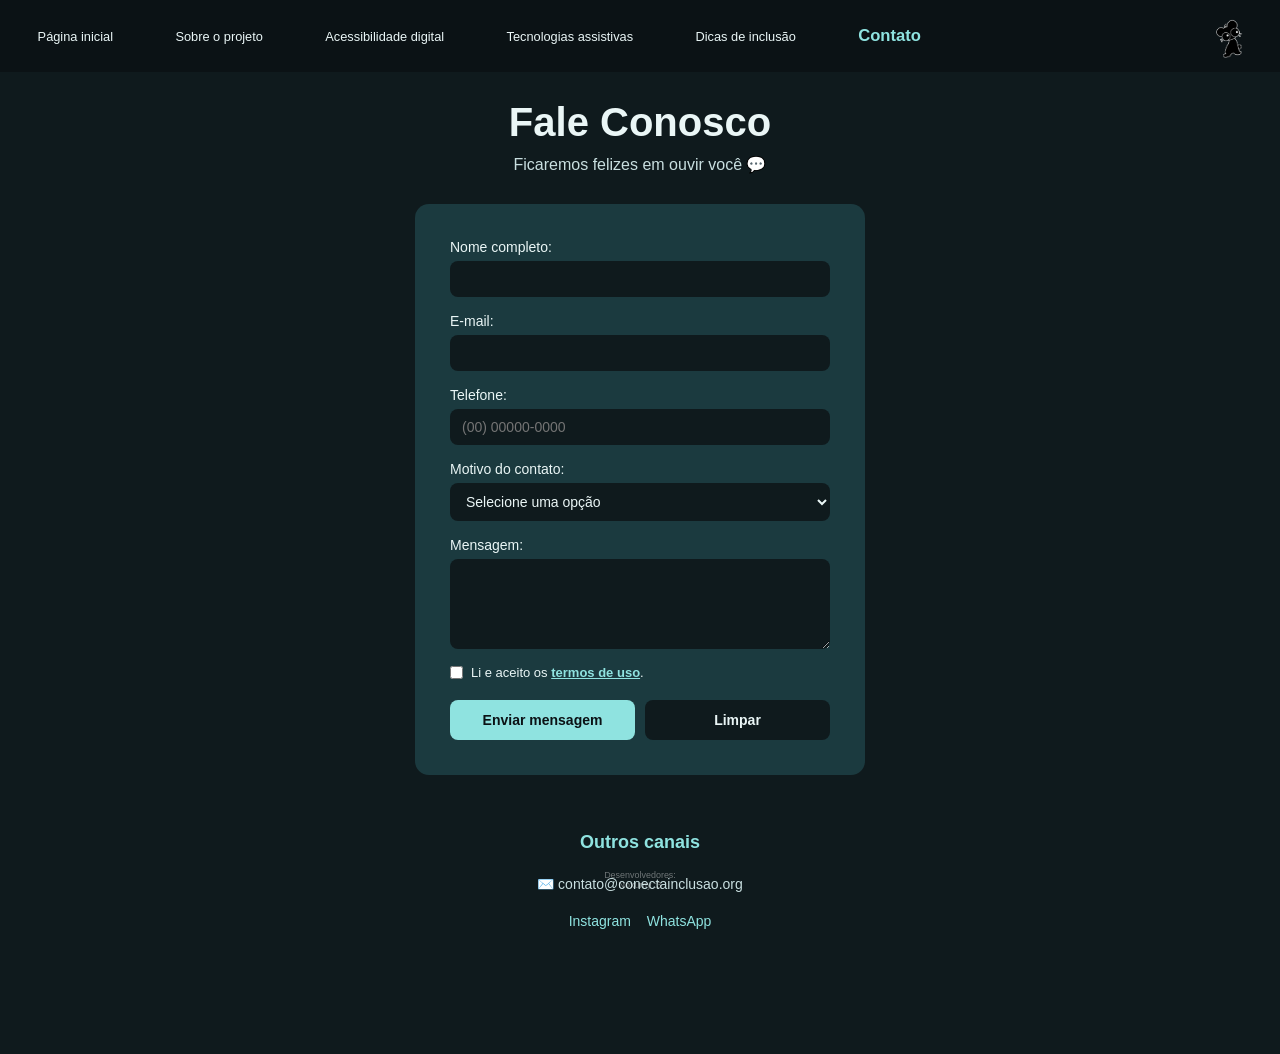
<file: Projeto Lantarn/6-contato/contato.html>
<!DOCTYPE html>
<html lang="pt-BR">
<head>
  <meta charset="UTF-8">
  <meta name="viewport" content="width=device-width, initial-scale=1.0">
  <title>Contato</title>
  <link rel="stylesheet" href="contato.css">
</head>
<body>

  <!-- navbar/logo -->
    <nav class="charlie">

    <a href="../1-inicio/index.html">Página inicial</a>
    <a href="../2-sobre/sobre.html"> Sobre o projeto</a>
    <a href="../3-acessibilidade-D/acessibilidade.html">Acessibilidade digital</a>
    <a href="../4-Tecnologias-ass/tecnologia.html">Tecnologias assistivas</a>
    <a href="../5-dicas-inc/dickas.html">Dicas de inclusão</a>
    <a href="../6-contato/contato.html"><strong>Contato</strong></a>


<!-- audio na img -->
     <img id="minhaImagem" src="../0-icones/Lantern-mouse.webp" alt="logo">
    <!-- elemento de áudio invisível, usado para tocar o som -->
  <audio id="player"></audio>

  <script>
    const imagem = document.getElementById('minhaImagem');
    const player = document.getElementById('player');

    // lista com os caminhos dos seus arquivos de áudio
    const audios = [
        '../0audio/slug-pup-meow.mp3',
        '../0audio/survivor-meow.mp3',
        '../0audio/groudmand-meow.mp3'
    ];

    imagem.addEventListener('click', function () {
      // escolhe um índice aleatório da lista
      const indiceAleatorio = Math.floor(Math.random() * audios.length);
      
      player.src = audios[indiceAleatorio];
      player.play();
    });
  </script>

</nav>


<!-- ===== CABEÇALHO ===== -->
<div class="texto">
    <h1>Fale Conosco</h1>
    <p>Ficaremos felizes em ouvir você 💬</p>
</div>


<!-- ===== FORMULÁRIO ===== -->
<form class="formulario" id="form-contato">

    <div class="campo-form">
        <label for="nome">Nome completo:</label>
        <input type="text" id="nome" name="nome" required>
    </div>

    <div class="campo-form">
        <label for="email">E-mail:</label>
        <input type="email" id="email" name="email" required>
    </div>

    <div class="campo-form">
        <label for="telefone">Telefone:</label>
        <input type="tel" id="telefone" name="telefone" placeholder="(00) 00000-0000">
    </div>

    <div class="campo-form">
        <label for="motivo">Motivo do contato:</label>
        <select id="motivo" name="motivo" required>
            <option value="">Selecione uma opção</option>
            <option value="duvida">Dúvida</option>
            <option value="sugestao">Sugestão</option>
            <option value="elogio">Elogio</option>
            <option value="problema-acessibilidade">Problema de acessibilidade</option>
            <option value="solicitacao-informacao">Solicitação de informação</option>
            <option value="outro">Outro</option>
        </select>
    </div>

    <div class="campo-form">
        <label for="mensagem">Mensagem:</label>
        <textarea id="mensagem" name="mensagem" required></textarea>
    </div>

    <div class="campo-checkbox">
        <input type="checkbox" id="termos" name="termos" required>
        <label for="termos">Li e aceito os <a href="#"><strong>termos de uso</strong></a>.</label>
    </div>

    <div class="botoes-form">
        <button type="submit" class="btn-enviar">Enviar mensagem</button>
        <button type="reset" class="btn-limpar">Limpar</button>
    </div>
</form>


<!-- ===== INFORMAÇÕES DE CONTATO (fictícias) ===== -->
<div class="info-contato">
    <h2>Outros canais</h2>
    <p>
        ✉️ contato@conectainclusao.org<br>
    </p>
    <p style="margin-top: 10px;">
        <a href="#">Instagram</a>
        <a href="#">WhatsApp</a>
    </p>
</div>


<!-- rodapé?? em desenvolvimento -->
<footer>
    <p>Desenvolvedores: <br><a href="#"> Noxumy :3</a></p>
</footer>




<!-- Vlibras -->

<div vw class="enabled">
    <div vw-access-button class="active"></div>
    <div vw-plugin-wrapper>
        <div class="vw-plugin-top-wrapper"></div>
    </div>
</div>

    <script src="https://vlibras.gov.br/app/vlibras-plugin.js"></script>
    <script>new window.VLibras.Widget(); </script>


</body>
</html>
</file>
<file: Projeto Lantarn/1-inicio/index.css>
* {
    margin: 0;
    padding: 0;
    box-sizing: border-box;
}

body {
    font-family: Arial, sans-serif;
    padding-bottom: 60px;
    background-color: #0F1A1D;
    color: #EAF6F6;
}



/* ------- NAVBAR ------ */
.charlie {
    display: flex;
    align-items: center;
    background-color: #0B1215;
    padding: 1vw 2vw;
    gap: 3vw;
    position: fixed;
    bottom: 10px;
    top: 0;
    width: 100%;
    height: 8vh;
    text-align: center;
    z-index: 2;   /*--- ajusta a camada ---*/

}

.charlie a {
    color: #EAF6F6;
    text-decoration: none;
    font-size: 1vw;
    padding: 8px 12px;
    border-radius: 5px;
    transition: background-color 0.3s;
}

.charlie a:hover {
    background-color: #1B3A3F;
    color: #8FE3E0;
}


.charlie a strong {
    color: #8FE3E0;
    font-size: 1.3vw;
}


.charlie img {
    margin-left: auto;
    height: 3.5vw;
    width: auto;
}
/* ----- fim navbar ----- */




/* ----- texto/título/imagem ----- */
.texto h1{
    font-size: 80px;
    margin-left: 10%;
    margin-top: 150px;
    margin-right: 10%;
}

.texto h2{
    font-size: 40px;
    margin-left: 11%;
    margin-top: 70px;
    margin-right: 42%;
    color: #8FE3E0;
}

.texto p{
    font-size: 25px;
    margin-left: 5%;
    margin-top: 50px;
    margin-right: 42%;
}

/* ----- imagem estranha ----- */
.texto img{
    overflow: hidden;
    height: 400px;
    margin-top: -20%;
    margin-left: 60%;
    border-radius: 15px;
    box-shadow: 10px 10px 40px rgba(0, 0, 0, 0.555);
}



/*-----cards-----*/

.destaques {
    display: flex;
    justify-content: center;
    flex-wrap: wrap;           /* quebra linha em telas pequenas */
    gap: 25px;
    padding: 50px 30px;
}
 
.card {
    background-color: #1B3A3F;
    color: #EAF6F6;
    border-radius: 10px;
    padding: 25px;
    width: 280px;
    text-align: center;
    box-shadow: 0 4px 10px rgba(0, 0, 0, 0.4); /* sombra leve pra dar profundidade */
    transition: transform 0.3s;  /* efeito suave ao passar o mouse */
    margin-top: 100px;
}
 
.lnk{
    text-decoration: none;
}

.card:hover {
    transform: translateY(-5px); /* levanta um pouco o card no hover */
    transition: 0.5s;
    background-color: #2c717c9d;
}
 
.card h3 {
    font-size: 30px;
    color: #8FE3E0;
    margin-bottom: 12px;
}
 
.card p {
    font-size: 20px;
    line-height: 1.5;
}
 
/* ----- BOTÃO "CONHECER MAIS" ----- */
.btn-saiba-mais {
    display: block;
    width: fit-content;
    margin: 0 auto 60px auto;  /* centraliza e dá espaço embaixo */
    background-color: #8FE3E0;
    color: #0B1215;
    text-decoration: none;
    font-weight: bold;
    padding: 12px 28px;
    border-radius: 8px;
    transition: background-color 0.3s;
}
 
.btn-saiba-mais:hover {
    background-color: #EAF6F6;
}
 

/* ----- RODAPÉ ----- */
footer {
    position: fixed;      /*prende na tela*/
    bottom: 10px;
    left: 0;
    width: 100%;
    text-align: center;
    font-size: 12px;
    color: rgba(255, 255, 255, 0.4);
    font-size: 0.7vw;
}

footer a {
    text-decoration: none;
    color: rgba(255, 255, 255, 0.4);
}
</file>
<file: Projeto Lantarn/2-sobre/sobre.css>
* {
    margin: 0;
    padding: 0;
    box-sizing: border-box;
}

body {
    font-family: Arial, sans-serif;
    padding-bottom: 60px;
    background-color: #0F1A1D;
        color: #EAF6F6;
}


/* ------- NAVBAR ------ */
.charlie {
    display: flex;
    align-items: center;
    background-color: #0B1215;
    padding: 1vw 2vw;
    gap: 3vw;
    position: fixed;
    bottom: 10px;
    top: 0;
    width: 100%;
    height: 8vh;
    text-align: center;
    z-index: 2;   /*--- ajusta a camada ---*/

}

.charlie a {
    color: #EAF6F6;
    text-decoration: none;
    font-size: 1vw;
    padding: 8px 12px;
    border-radius: 5px;
    transition: background-color 0.3s;
}

.charlie a:hover {
    background-color: #1B3A3F;
    color: #8FE3E0;
}


.charlie a strong {
    color: #8FE3E0;
    font-size: 1.3vw;
}


.charlie img {
    margin-left: auto;
    height: 3.5vw;
    width: auto;
}
/* ----- fim navbar ----- */



/* ----- TEXTO / APRESENTAÇÃO ----- */
.texto {
    padding: 60px 10% 20px 10%;
}

.texto h1 {
    margin-top: 50px;
    font-size: 60px;
    margin-bottom: 25px;
}

.texto h2 {
    font-size: 26px;
    color: #8FE3E0;
    margin-top: 40px;
    margin-bottom: 15px;
}

.texto p {
    font-size: 18px;
    line-height: 1.7;
    margin-bottom: 15px;
    margin-right: 450px;
}

/* Imagem de inclusão */
.texto img {
    display: block;
    max-width: 500px;
    width: 100%;
    height: auto;
    margin: 30px auto;
    border-radius: 10px;
    margin-left: 72%;
    margin-top: -480px;
}


/* ----- CARDS: MISSÃO, VISÃO E VALORES ----- */
.destaques {
    display: flex;
    justify-content: center;
    flex-wrap: wrap;
    gap: 25px;
    padding: 30px 30px 60px 30px;
}

.card {
    background-color: #1B3A3F;
    color: #EAF6F6;
    border-radius: 10px;
    padding: 25px;
    width: 280px;
    text-align: center;
    box-shadow: 0 4px 10px rgba(0, 0, 0, 0.4);
    transition: transform 0.3s;
    margin-top: 150px;
}

.card:hover {
    transform: translateY(-5px);
    transition: 0.5s;
    background-color: #2c717c9d;
}

.card h3 {
    color: #8FE3E0;
    margin-bottom: 12px;
}

.card p {
    font-size: 14px;
    line-height: 1.5;
}


/* ----- RODAPÉ ----- */
footer {
    position: fixed;
    bottom: 10px;
    left: 0;
    width: 100%;
    text-align: center;
    font-size: 12px;
    color: rgba(255, 255, 255, 0.4);
    font-size: 0.7vw;
}

footer a {
    text-decoration: none;
    color: rgba(255, 255, 255, 0.4);
}
</file>
<file: Projeto Lantarn/3-acessibilidade-D/acessibilidade.css>
* {
    margin: 0;
    padding: 0;
    box-sizing: border-box;
}

body {
    font-family: Arial, sans-serif;
    padding-bottom: 60px;
    background-color: #0F1A1D;
        color: #EAF6F6;
}


/* ------- NAVBAR ------ */
.charlie {
    display: flex;
    align-items: center;
    background-color: #0B1215;
    padding: 1vw 2vw;
    gap: 3vw;
    position: fixed;
    bottom: 10px;
    top: 0;
    width: 100%;
    height: 8vh;
    text-align: center;
    z-index: 2;   /*--- ajusta a camada ---*/

}

.charlie a {
    color: #EAF6F6;
    text-decoration: none;
    font-size: 1vw;
    padding: 8px 12px;
    border-radius: 5px;
    transition: background-color 0.3s;
}

.charlie a:hover {
    background-color: #1B3A3F;
    color: #8FE3E0;
}


.charlie a strong {
    color: #8FE3E0;
    font-size: 1.3vw;
}


.charlie img {
    margin-left: auto;
    height: 3.5vw;
    width: auto;
}
/* ----- fim navbar ----- */


/* ----- TEXTO / CONTEÚDO GERAL ----- */
.texto {
    padding: 60px 10% 20px 10%;
}

.texto h1{
    margin-left: 20%;
    margin-top: 150px;
    font-size: 60px;
}

.texto h2 {
    font-size: 30px;
    color: #8FE3E0;
    margin-top: 45px;
    margin-bottom: 15px;
    margin-top: 100px;
}
 
.texto p {
    font-size: 25px;
    line-height: 1.7;
    margin-bottom: 15px;
    margin-right: 450px;
}
 
.texto img {
    display: block;
    max-width: 500px;
    width: 100%;
    height: auto;
    margin: 30px auto;
    border-radius: 10px;
    transform: translateY(100px);
    translate: -200px;
}
 
 
/* ----- LISTAS (barreiras e boas práticas) ----- */
.texto ul {
    margin-left: 25px;
    margin-bottom: 20px;
}
 
.texto ul li {
    font-size: 18px;
    line-height: 1.8;
    margin-bottom: 8px;
}
 
.texto ul li strong {
    color: #8FE3E0;
}
 
 
.texto img{
    margin-left: 1200px;
    margin-top: -250px;
    height: 700px 1200px;
}


/* ----- SEÇÃO DE PERGUNTAS FREQUENTES (FAQ) ----- */
.faq {
    padding: 20px 10% 60px 10%;
}
 
.faq h2 {
    font-size: 26px;
    color: #8FE3E0;
    margin-bottom: 20px;
}
 
/* Cada pergunta usa a tag <details>, que já cria um "abre/fecha" nativo do HTML */
.faq details {
    background-color: #1B3A3F;
    border-radius: 8px;
    padding: 15px 20px;
    margin-bottom: 12px;
    cursor: pointer;
}
 
.faq summary {
    font-size: 18px;
    font-weight: bold;
    list-style: none;      /* remove a setinha padrão do navegador */
    position: relative;
    padding-right: 30px;
}
 
/* Remove a setinha padrão em navegadores baseados no Webkit (Chrome, Edge, Safari) */
.faq summary::-webkit-details-marker {
    display: none;
}
 
/* Cria uma seta customizada com "+" */
.faq summary::after {
    content: "+";
    position: absolute;
    right: 0;
    top: 0;
    font-size: 22px;
    color: #8FE3E0;
    transition: transform 0.3s;
}
 
/* Quando o <details> está aberto, a setinha vira "x" (gira 45 graus) */
.faq details[open] summary::after {
    transform: rotate(45deg);
}
 
.faq details p {
    margin-top: 12px;
    font-size: 16px;
    line-height: 1.6;
}
 
 
/* ----- RODAPÉ ----- */
footer {
    position: fixed;
    bottom: 10px;
    left: 0;
    width: 100%;
    text-align: center;
    font-size: 12px;
    color: rgba(255, 255, 255, 0.4);
    font-size: 0.7vw;
}

footer a {
    text-decoration: none;
    color: rgba(255, 255, 255, 0.4);
}
</file>
<file: Projeto Lantarn/4-Tecnologias-ass/tecnoligia.css>
* {
    margin: 0;
    padding: 0;
    box-sizing: border-box;
    text-decoration: none;
}

body {
    font-family: Arial, sans-serif;
    padding-bottom: 60px;
    background-color: #0F1A1D;
        color: #EAF6F6;
}


/* ------- NAVBAR ------ */
.charlie {
    display: flex;
    align-items: center;
    background-color: #0B1215;
    padding: 1vw 2vw;
    gap: 3vw;
    position: fixed;
    bottom: 10px;
    top: 0;
    width: 100%;
    height: 8vh;
    text-align: center;
    z-index: 2;   /*--- ajusta a camada ---*/

}

.charlie a {
    color: #EAF6F6;
    text-decoration: none;
    font-size: 1vw;
    padding: 8px 12px;
    border-radius: 5px;
    transition: background-color 0.3s;
}

.charlie a:hover {
    background-color: #1B3A3F;
    color: #8FE3E0;
}


.charlie a strong {
    color: #8FE3E0;
    font-size: 1.3vw;
}


.charlie img {
    margin-left: auto;
    height: 3.5vw;
    width: auto;
}
/* ----- fim navbar ----- */




.texto h1{
    font-size: 70px;
    margin-left: 450px;
    translate: 0px 120px;
    margin-top: 10vw;
    margin-left: 25vw;
}


/*-----cards-----*/

.destaques {
    display: flex;
    flex-wrap: wrap;           /* quebra linha em telas pequenas */
    gap: 25px;
    padding: 50px 30px;
}
 
.card {
    background-color: #1B3A3F;
    color: #EAF6F6;
    border-radius: 10px;
    padding: 80px;
    width: 880px;
    box-shadow: 0 4px 10px rgba(0, 0, 0, 0.4); /* sombra leve pra dar profundidade */
    transition: transform 0.3s;  /* efeito suave ao passar o mouse */
    margin-top: 100px;
    margin-right: 700px;
    translate: 20px 20px;
}

.card:hover {
    transition: transform 0.3s;  /* efeito suave ao passar o mouse */
    transform: translateY(-15px);
    transition: 0.5s;
    background-color: #2c717c9d;
}

 
.card h3 {
    margin-top: -10px;
    text-align: center;
    color: #8FE3E0;
    margin-bottom: 10px;
    font-size: 27px;
    margin-right: 200px;
}
 
.card p {
    margin-top: 20px;
    font-size: 18px;
    line-height: 1.5;
    margin-right: 200px;
    color: #EAF6F6;
}


.card img{
    display: flex;
    margin-left: 555px;
    transform: translateY(25px);
    margin-top: -200px;
    height: 200px;
}

#Leitor{
    height: 200px;
    transform: translateY(-80px);
    margin-left: 555px;
}

#teclado{
    height: 200px;
    transform: translateY(0px);
    margin-left: 555px;
}

#legenda{
    transform: translateY(0px);
}


/*----- Card especial -----*/

.card-importante {
    background-color: #150A0C;
    color: #F2C9D1;
    border-radius: 10px;
    padding: 80px;
    width: 880px;
    transition: transform 0.3s;
    border: 1px solid #3A1620;
    box-shadow: 0 6px 15px rgba(0, 0, 0, 0.6);
    margin-top: 10vw;
    margin-left: 3vw;
}


.card-importante:hover {
    transform: translateY(-5px);
    transition: 0.5s;
    background-color: #f2c9d1bd; /* escurece um pouco mais no hover */
    color: #150A0C;
    border: 1px solid #E8768C;
    box-shadow: 0px 0px 160px #e8768d8e;
}


/* ----- RODAPÉ ----- */
footer {
    position: fixed;
    bottom: 10px;
    left: 0;
    width: 100%;
    text-align: center;
    font-size: 12px;
    color: rgba(255, 255, 255, 0.4);
    font-size: 0.7vw;
}


footer a {
    text-decoration: none;
    color: rgba(255, 255, 255, 0.4);
}
</file>
<file: Projeto Lantarn/5-dicas-inc/dickas.css>
* {
    margin: 0;
    padding: 0;
    box-sizing: border-box;
}

body {
    font-family: Arial, sans-serif;
    padding-bottom: 60px;
    background-color: #0F1A1D;
        color: #EAF6F6;
}


/* ------- NAVBAR ------ */
.charlie {
    display: flex;
    align-items: center;
    background-color: #0B1215;
    padding: 1vw 2vw;
    gap: 3vw;
    position: fixed;
    bottom: 10px;
    top: 0;
    width: 100%;
    height: 8vh;
    text-align: center;
    z-index: 2;   /*--- ajusta a camada ---*/

}

.charlie a {
    color: #EAF6F6;
    text-decoration: none;
    font-size: 1vw;
    padding: 8px 12px;
    border-radius: 5px;
    transition: background-color 0.3s;
}

.charlie a:hover {
    background-color: #1B3A3F;
    color: #8FE3E0;
}


.charlie a strong {
    color: #8FE3E0;
    font-size: 1.3vw;
}


.charlie img {
    margin-left: auto;
    height: 3.5vw;
    width: auto;
}
/* ----- fim navbar ----- */



/* ----- Começo DA PÁGINA ----- */
.texto {
    padding: 60px 10% 20px 10%;
}
 
.texto h1 {
    margin-top: 100px;
    font-size: 48px;
    margin-bottom: 15px;
}
 
.texto > p {
    font-size: 18px;
    line-height: 1.7;
    max-width: 800px;
}
 
 
/* ========= 1-CARDS - dicas rápidas ========== */
.secao-titulo {
    font-size: 28px;
    color: #8FE3E0;
    padding: 50px 10% 10px 10%;
}
 
.grade-cards {
    display: flex;
    flex-wrap: wrap;
    gap: 25px;
    padding: 20px 10% 20px 10%;
}
 
.dica-card {
    background-color: #1B3A3F;
    border-radius: 10px;
    padding: 20px;
    width: 250px;
    box-shadow: 0 4px 10px rgba(0, 0, 0, 0.4);
    transition: transform 0.3s;
}
 
.dica-card:hover {
    transform: translateY(-5px);
}
 
.dica-card h3 {
    color: #8FE3E0;
    font-size: 17px;
    margin-bottom: 8px;
}
 
.dica-card p {
    font-size: 14px;
    line-height: 1.5;
}
 
 
/* =========== 2-LISTA NUMERADA - passo a passo =========== */
.lista-numerada {
    padding: 20px 10% 20px 10%;
    max-width: 800px;
}
 
.lista-numerada ol {
    margin-left: 25px;
}
 
.lista-numerada li {
    font-size: 17px;
    line-height: 1.8;
    margin-bottom: 14px;
}
 
.lista-numerada li strong {
    color: #8FE3E0;
}
 
 
/* =====3-BLOCOS INFORMATIVOS===== */
.blocos-info {
    padding: 20px 10% 20px 10%;
    display: flex;
    flex-direction: column;
    gap: 20px;
    max-width: 800px;
}
 
.bloco-info {
    background-color: #142428;
    border-left: 4px solid #8FE3E0;
    padding: 18px 22px;
    border-radius: 6px;
}
 
.bloco-info h3 {
    color: #EAF6F6;
    margin-bottom: 8px;
    font-size: 18px;
}
 
.bloco-info p {
    font-size: 15px;
    line-height: 1.6;
    color: #C9DFE0;
}
 
 
/* ========= 4-SEÇÕES COM ÍCONES - por tipo de deficiência ========= */
.grade-icones {
    display: flex;
    flex-wrap: wrap;
    gap: 25px;
    padding: 20px 10% 20px 10%;
}
 
.icone-card {
    display: flex;
    gap: 15px;
    align-items: flex-start;
    background-color: #1B3A3F;
    border-radius: 10px;
    padding: 20px;
    width: 340px;
}
 
.icone-card svg {
    width: 36px;
    height: 36px;
    stroke: #8FE3E0;
    flex-shrink: 0;
}
 
.icone-card h3 {
    font-size: 16px;
    color: #8FE3E0;
    margin-bottom: 6px;
}
 
.icone-card p {
    font-size: 14px;
    line-height: 1.5;
}
 
 
/* ========== 5-CAIXAS DE DESTAQUE - dourado, pra chamar atenção ========== */
.caixas-destaque {
    padding: 20px 10% 60px 10%;
    display: flex;
    flex-direction: column;
    gap: 18px;
    max-width: 800px;
}
 
.caixa-destaque {
    background-color: #F2B84B;
    color: #2B1B0E;
    padding: 18px 22px;
    border-radius: 8px;
    box-shadow: 0 4px 12px rgba(0, 0, 0, 0.4);
}
 
.caixa-destaque strong {
    color: #0B1215;
}
 
 
/* ----- RODAPÉ ----- */
footer {
    position: fixed;
    bottom: 10px;
    left: 0;
    width: 100%;
    text-align: center;
    font-size: 12px;
    color: rgba(255, 255, 255, 0.4);
    font-size: 0.7vw;
}


footer a {
    text-decoration: none;
    color: rgba(255, 255, 255, 0.4);
}
</file>
<file: Projeto Lantarn/6-contato/contato.css>
* {
    margin: 0;
    padding: 0;
    box-sizing: border-box;
}

body {
    font-family: Arial, sans-serif;
    padding-bottom: 60px;
    background-color: #0F1A1D;
    color: #EAF6F6;
}


* {
    margin: 0;
    padding: 0;
    box-sizing: border-box;
}

body {
    font-family: Arial, sans-serif;
    padding-bottom: 60px;
    background-color: #0F1A1D;
    color: #EAF6F6;
}



/* ------- NAVBAR ------ */
.charlie {
    display: flex;
    align-items: center;
    background-color: #0B1215;
    padding: 1vw 2vw;
    gap: 3vw;
    position: fixed;
    bottom: 10px;
    top: 0;
    width: 100%;
    height: 8vh;
    text-align: center;
    z-index: 2;   /*--- ajusta a camada ---*/

}

.charlie a {
    color: #EAF6F6;
    text-decoration: none;
    font-size: 1vw;
    padding: 8px 12px;
    border-radius: 5px;
    transition: background-color 0.3s;
}

.charlie a:hover {
    background-color: #1B3A3F;
    color: #8FE3E0;
}


.charlie a strong {
    color: #8FE3E0;
    font-size: 1.3vw;
}


.charlie img {
    margin-left: auto;
    height: 3.5vw;
    width: auto;
}
/* ----- fim navbar ----- */




/* ----- CABEÇALHO ----- */
.texto {
    padding: 50px 10% 30px 10%;
    text-align: center;
}

.texto h1 {
    margin-top: 50px;
    font-size: 40px;
    margin-bottom: 10px;
}

.texto p {
    font-size: 16px;
    color: #C9DFE0;
}


/* ===============================================
   FORMULÁRIO - card único, simples e centralizado
   =============================================== */
.formulario {
    max-width: 450px;
    margin: 0 auto 50px auto;   /* "0 auto" centraliza horizontalmente */
    background-color: #1B3A3F;
    border-radius: 14px;
    padding: 35px;
}

.campo-form {
    margin-bottom: 16px;
    display: flex;
    flex-direction: column;
}

.campo-form label {
    font-size: 14px;
    margin-bottom: 6px;
}

.campo-form input,
.campo-form select,
.campo-form textarea {
    padding: 10px 12px;
    border-radius: 8px;
    border: none;
    background-color: #0F1A1D;
    color: #EAF6F6;
    font-size: 14px;
    font-family: Arial, sans-serif;
}

.campo-form input:focus,
.campo-form select:focus,
.campo-form textarea:focus {
    outline: 2px solid #8FE3E0;
}

.campo-form textarea {
    resize: vertical;
    min-height: 90px;
}

.campo-checkbox {
    display: flex;
    align-items: center;
    gap: 8px;
    margin-bottom: 20px;
    font-size: 13px;
}

.campo-checkbox a {
    color: #8FE3E0;
}

/* Botões lado a lado, ocupando a largura toda */
.botoes-form {
    display: flex;
    gap: 10px;
}

.btn-enviar,
.btn-limpar {
    flex: 1;               /* os dois botões dividem o espaço igualmente */
    padding: 12px 0;
    border-radius: 8px;
    font-size: 14px;
    font-weight: bold;
    cursor: pointer;
    border: none;
}

.btn-enviar {
    background-color: #8FE3E0;
    color: #0B1215;
}

.btn-enviar:hover {
    background-color: #EAF6F6;
}

.btn-limpar {
    background-color: #0F1A1D;
    color: #EAF6F6;
}

.btn-limpar:hover {
    background-color: #0B1215;
}


/* ===============================================
   INFORMAÇÕES DE CONTATO - simples, centralizado embaixo
   =============================================== */
.info-contato {
    text-align: center;
    max-width: 450px;
    margin: 0 auto 60px auto;
    font-size: 14px;
    line-height: 1.9;
    color: #C9DFE0;
}

.info-contato h2 {
    color: #8FE3E0;
    font-size: 18px;
    margin-bottom: 12px;
}

.info-contato a {
    color: #8FE3E0;
    text-decoration: none;
    margin: 0 6px;
}


/* ----- RODAPÉ ----- */
footer {
    position: fixed;
    bottom: 10px;
    left: 0;
    width: 100%;
    text-align: center;
    font-size: 12px;
    color: rgba(255, 255, 255, 0.4);
    font-size: 0.7vw;
}


footer a {
    text-decoration: none;
    color: rgba(255, 255, 255, 0.4);
}
</file>
